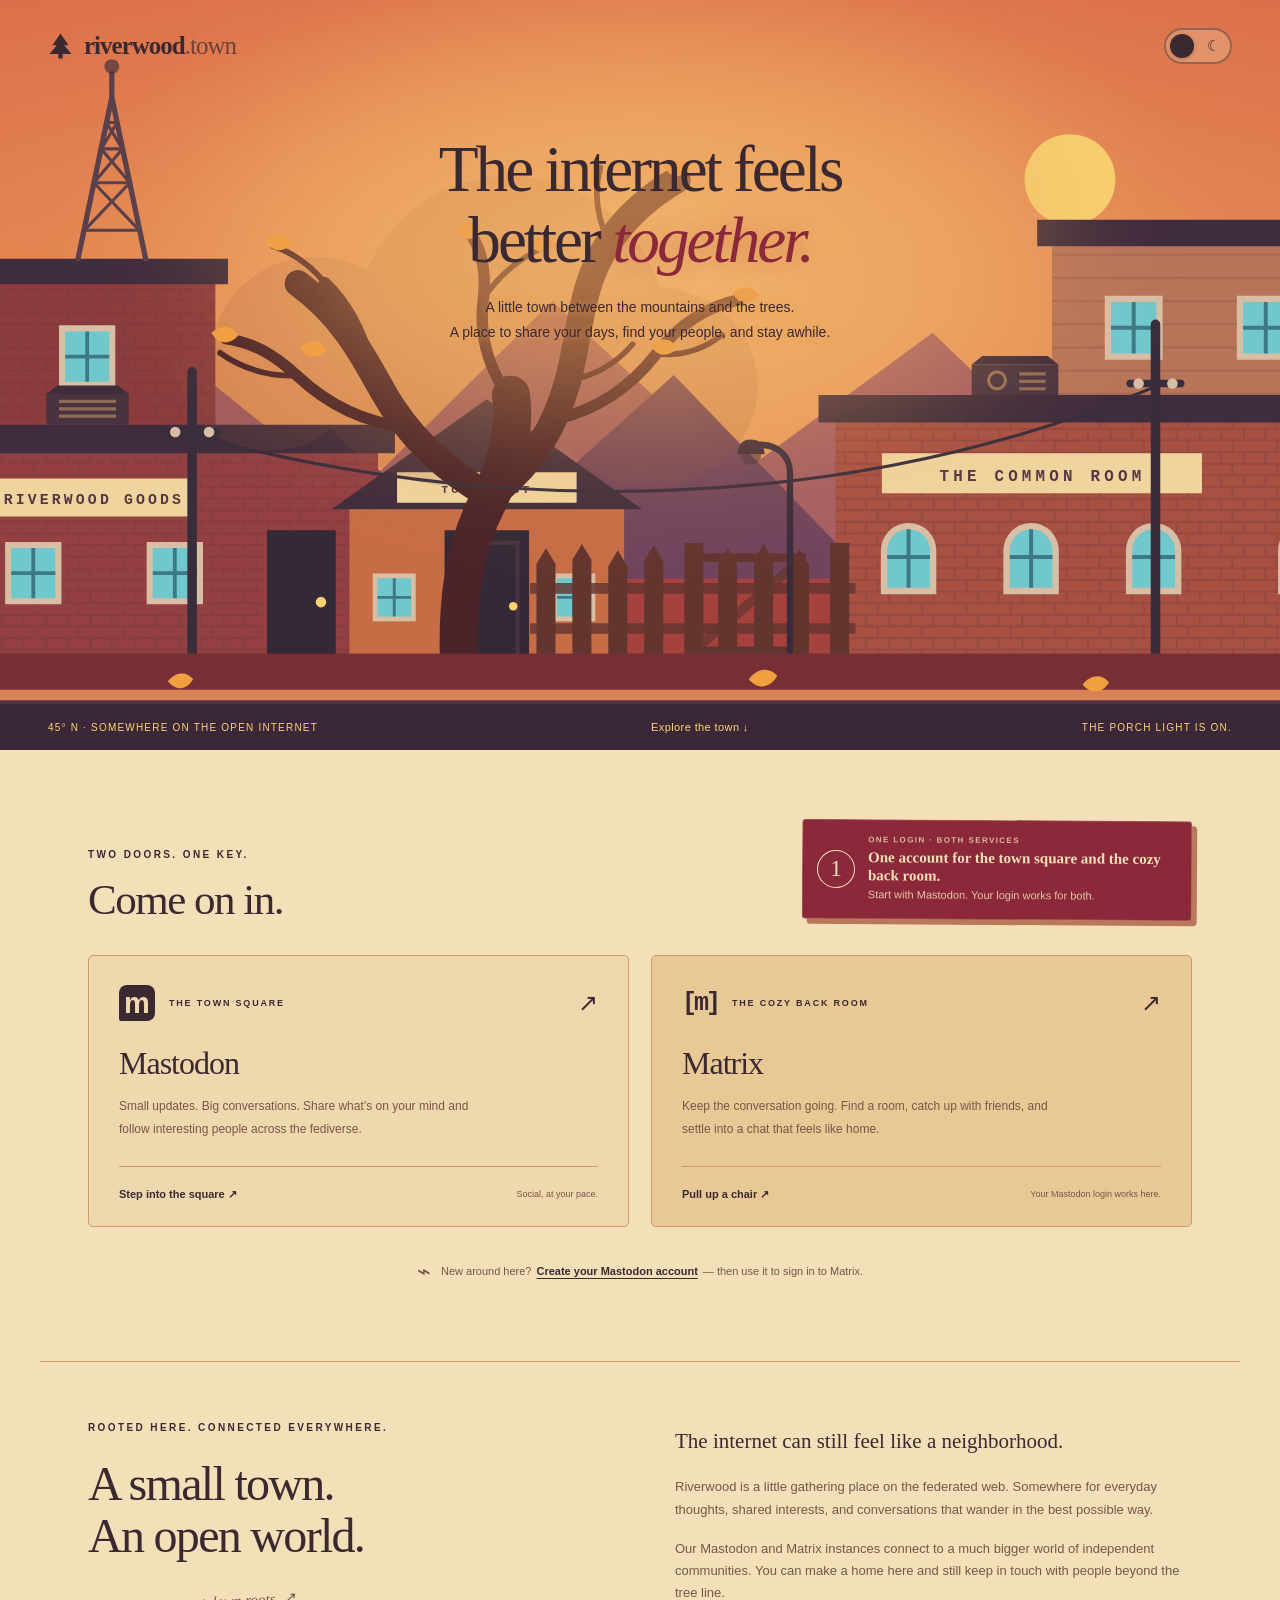
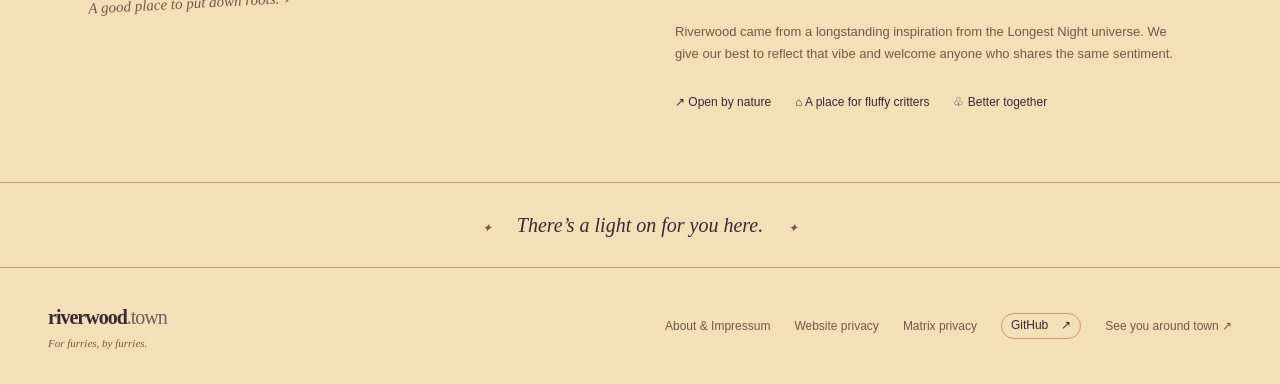
<file: index.html>
<!doctype html>
<html lang="en">
<head>
<meta charset="UTF-8"><meta name="viewport" content="width=device-width, initial-scale=1">
<meta name="description" content="A little town on the open internet. Join Riverwood for federated social conversations on Mastodon and community chat on Matrix. One account, two ways to connect.">
<meta name="theme-color" content="#f3dfb8">
<link rel="canonical" href="https://riverwood.town/">
<link rel="icon" href="favicon.svg" type="image/svg+xml">
<meta property="og:title" content="Riverwood — A little town on the open internet">
<meta property="og:description" content="A small, welcoming corner of the fediverse with Mastodon and Matrix. One account, two ways to connect.">
<meta property="og:type" content="website">
<meta property="og:url" content="https://riverwood.town/">
<meta property="og:site_name" content="Riverwood">
<meta property="og:locale" content="en_US">
<meta property="og:image" content="https://riverwood.town/social-preview.png">
<meta property="og:image:type" content="image/png">
<meta property="og:image:width" content="1200">
<meta property="og:image:height" content="630">
<meta property="og:image:alt" content="Riverwood's warm autumn town beneath the headline: The internet feels better together.">
<meta name="twitter:card" content="summary_large_image">
<meta name="twitter:title" content="Riverwood — A little town on the open internet">
<meta name="twitter:description" content="A small, welcoming corner of the fediverse with Mastodon and Matrix. One account, two ways to connect.">
<meta name="twitter:image" content="https://riverwood.town/social-preview.png">
<meta name="twitter:image:alt" content="Riverwood's warm autumn town beneath the headline: The internet feels better together.">
<title>Riverwood — A little town on the open internet</title>
<script>try{const t=localStorage.getItem('riverwood-theme');if(t==='light'||t==='dark')document.documentElement.dataset.theme=t}catch(e){}</script>
<link rel="stylesheet" href="styles.css">
</head>
<body>
<a class="skip" href="#main">Skip to content</a>
<main id="main">
<section class="hero" aria-labelledby="hero-title">
<div class="hero-bar"><a class="brand" href="#" aria-label="Riverwood home"><svg viewBox="0 0 34 36" aria-hidden="true"><path d="M17 1 6 17h6L2 29h12v6h6v-6h12L22 17h6Z" fill="currentColor"/></svg>riverwood<span>.town</span></a><button class="theme-toggle" type="button" role="switch" aria-checked="false" aria-label="Switch to night mode" title="Switch to night mode"><span class="toggle-thumb" aria-hidden="true"></span></button></div>
<div class="hero-copy"><h1 id="hero-title">The internet feels<br>better <em>together.</em></h1><p>A little town between the mountains and the trees.<br> A place to share your days, find your people, and stay awhile.</p><a class="button primary" href="#services">Make yourself at home <span aria-hidden="true">↗</span></a></div>
<div class="landscape"><svg id="town" viewBox="0 0 1440 710" preserveAspectRatio="xMidYMax slice" role="img" aria-label="A close, layered autumn street with tall buildings, a bare tree, power lines and glowing windows">
<defs>
<linearGradient id="sky" x2="0" y2="1"><stop stop-color="var(--sky-top)"/><stop offset="1" stop-color="var(--sky-bottom)"/></linearGradient>
<radialGradient id="skyGlow" cx="50%" cy="34%" r="70%"><stop stop-color="var(--sky-glow)"/><stop offset=".56" stop-color="var(--sky-bottom)" stop-opacity=".28"/><stop offset="1" stop-color="var(--sky-bottom)" stop-opacity="0"/></radialGradient>
<linearGradient id="lampCone" x1="0" y1="0" x2="0" y2="1"><stop stop-color="var(--window)" stop-opacity=".46"/><stop offset="1" stop-color="var(--window)" stop-opacity="0"/></linearGradient>
<pattern id="brick" width="42" height="22" patternUnits="userSpaceOnUse"><path d="M0 21h42M21 0v10M0 10h42M10 10v11M32 10v11" fill="none" stroke="var(--brick-line)" stroke-width="2"/></pattern>
<pattern id="siding" width="12" height="22" patternUnits="userSpaceOnUse"><path d="M0 21h12" stroke="var(--siding-line)" stroke-width="2"/></pattern>
<g id="square-window"><path d="M0 0h74v82H0Z" fill="var(--window-frame)"/><path d="M8 8h58v66H8Z" fill="var(--window-cyan)"/><path d="M37 8v66M8 41h58" stroke="var(--window-cross)" stroke-width="5"/></g>
<g id="arch-window"><path d="M0 35a35 35 0 0 1 70 0v55H0Z" fill="var(--window-frame)"/><path d="M8 35a27 27 0 0 1 54 0v47H8Z" fill="var(--window-cyan)"/><path d="M35 8v74M8 43h54" stroke="var(--window-cross)" stroke-width="5"/></g>
</defs>

<!-- Layer 1: luminous autumn sky -->
<g class="sky-layer">
<path class="sky-base" fill="url(#sky)" d="M0 0h1440v710H0Z"/>
<path class="sky-light" fill="url(#skyGlow)" d="M0 0h1440v710H0Z" opacity=".82"/>
<circle class="celestial" cx="1127" cy="170" r="43"/>
<g class="stars" fill="var(--star)">
<circle class="star" cx="58" cy="82" r="2"/><circle class="star" cx="104" cy="142" r="2.5"/><circle class="star" cx="196" cy="101" r="1.5"/><circle class="star" cx="272" cy="212" r="2"/><circle class="star" cx="371" cy="76" r="2"/>
<path class="star" d="m915 148 2-6 2 6 6 2-6 2-2 6-2-6-6-2Z"/><circle class="star" cx="1018" cy="105" r="2.5"/><circle class="star" cx="1080" cy="64" r="1.5"/><path class="star" d="m1272 111 3-8 3 8 8 3-8 3-3 8-3-8-8-3Z"/><circle class="star" cx="1321" cy="226" r="2"/><circle class="star" cx="1371" cy="91" r="2.5"/>
</g>
</g>

<!-- Layer 2: cropped rear façades and distant roofs -->
<g class="rear-town-layer">
<path d="M90 604 304 354l145 117 188-186 176 165 184-135 162 155 151-120 130 126v128Z" fill="var(--ridge-light)" opacity=".78"/>
<path d="M210 604 427 405l137 119 188-169 169 175 157-124 186 169 98-76 78 68v37Z" fill="var(--ridge)"/>
<path d="M0 262h318v370H0Z" fill="var(--far-building)"/><path d="M0 262h318v370H0Z" fill="url(#brick)"/><path d="M0 245h330v24H0Z" fill="var(--roof)"/>
<g class="radio-tower" fill="none" stroke="var(--tower)" stroke-linecap="round" stroke-linejoin="round">
<path d="M188 245 220 92l32 153M220 92V70" stroke-width="5"/>
<path d="M194 218h52M203 173h34M210 141h20M215 116h10" stroke-width="3"/>
<path d="M194 218 237 173M246 218 203 173M203 173 230 141M237 173 210 141M210 141 225 116M230 141 215 116" stroke-width="3"/>
<circle class="tower-beacon" cx="220" cy="63" r="7" stroke="none"/>
</g>
<path d="M1110 225h330v407h-330Z" fill="var(--far-building-two)"/><path d="M1110 225h330v407h-330Z" fill="url(#siding)"/><path d="M1096 208h344v25h-344Z" fill="var(--roof)"/>
<g class="chimney"><path d="M1360 155h32v53h-32Z" fill="var(--trim)"/><path d="M1353 148h46v10h-46Z" fill="var(--roof)"/><path d="M1370 139c-8-10 8-15 0-27s8-17 2-28" fill="none" stroke="var(--cloud)" stroke-width="7" stroke-linecap="round" opacity=".38"/></g>
<g transform="translate(45 308) scale(.72)"><use href="#square-window"/></g><g transform="translate(170 308) scale(.72)"><use href="#square-window"/></g>
<g transform="translate(1160 280) scale(.74)"><use href="#square-window"/></g><g transform="translate(1285 280) scale(.74)"><use href="#square-window"/></g>
</g>

<!-- Layer 3: the inhabited street -->
<g class="street-layer">
<path d="M0 548h1440v112H0Z" fill="var(--town-ground)"/>
<path d="M78 420h394v220H78Z" fill="var(--building-one)"/><path d="M78 420h394v220H78Z" fill="url(#brick)"/><path d="M62 402h426v27H62Z" fill="var(--roof)"/>
<g class="roof-unit" transform="translate(158 365)"><path d="M0 8h78v29H0Z" fill="var(--trim)"/><path d="m0 8 10-8h58l10 8Z" fill="var(--roof)"/><path d="M12 15h54M12 22h54M12 29h54" stroke="var(--line)" stroke-width="3" opacity=".55"/></g>
<path d="M112 453h182v36H112Z" fill="var(--sign)"/><text x="203" y="477" text-anchor="middle" fill="var(--sign-ink)" font-family="monospace" font-size="14" font-weight="bold" letter-spacing="3">RIVERWOOD GOODS</text>
<g transform="translate(119 513) scale(.72)"><use href="#square-window"/></g><g transform="translate(253 513) scale(.72)"><use href="#square-window"/></g><path d="M367 502h65v138h-65Z" fill="var(--door)"/><circle cx="418" cy="570" r="5" fill="var(--window)"/>

<path d="M905 391h535v249H905Z" fill="var(--building-three)"/><path d="M905 391h535v249H905Z" fill="url(#brick)"/><path d="M889 374h551v26H889Z" fill="var(--roof)"/>
<g class="roof-unit" transform="translate(1034 337)"><path d="M0 8h82v29H0Z" fill="var(--trim)"/><path d="m0 8 10-8h62l10 8Z" fill="var(--roof)"/><circle cx="24" cy="23" r="8" fill="none" stroke="var(--line)" stroke-width="3" opacity=".6"/><path d="M45 17h25M45 24h25M45 31h25" stroke="var(--line)" stroke-width="3" opacity=".55"/></g>
<path d="M949 429h303v38H949Z" fill="var(--sign)"/><text x="1101" y="455" text-anchor="middle" fill="var(--sign-ink)" font-family="monospace" font-size="15" font-weight="bold" letter-spacing="4">THE COMMON ROOM</text>
<g transform="translate(948 495) scale(.75)"><use href="#arch-window"/></g><g transform="translate(1064 495) scale(.75)"><use href="#arch-window"/></g><g transform="translate(1180 495) scale(.75)"><use href="#arch-window"/></g><g transform="translate(1324 495) scale(.75)"><use href="#arch-window"/></g>

<path d="M445 480h260v160H445Z" fill="var(--building-two)"/><path d="m428 482 147-104 147 104Z" fill="var(--roof)"/><path d="M490 447h170v29H490Z" fill="var(--sign)"/><text x="575" y="467" text-anchor="middle" fill="var(--sign-ink)" font-family="monospace" font-size="11" font-weight="bold" letter-spacing="3">TOWN POST</text><g transform="translate(467 543) scale(.55)"><use href="#square-window"/></g><g transform="translate(637 543) scale(.55)"><use href="#square-window"/></g><path d="M535 502h80v138h-80Z" fill="var(--door)"/><path d="M546 514h58v111h-58Z" fill="none" stroke="var(--trim)" stroke-width="4"/><circle cx="600" cy="574" r="4" fill="var(--window)"/>
<g class="fence" fill="var(--fence)">
<path d="M616 552h308v10H616Zm0 38h308v10H616Z" opacity=".82"/>
<path d="M622 640v-106l9-15 9 15v106Zm34 0v-110l9-15 9 15v110Zm34 0v-104l9-15 9 15v104Zm34 0v-109l9-15 9 15v109Zm38 0v-126h18v126Zm32 0v-106l9-15 9 15v106Zm34 0v-110l9-15 9 15v110Zm34 0v-105l9-15 9 15v105Zm38 0v-126h18v126Z"/>
<path d="M767 524h110v8H767Zm0 88h110v8H767Z"/>
<path d="M773 608 866 529l6 7-93 79Z" opacity=".72"/>
</g>

<g class="tree-composition" transform="translate(56 64) scale(.9)">
<g class="tree-canopy" fill="var(--tree-canopy)"><path d="M287 304c0-58 49-105 109-105 19 0 38 5 54 14 27-60 84-99 151-99 74 0 137 49 157 117 58 2 104 47 104 103 0 59-50 107-112 107-38 0-72-18-92-46-30 28-70 45-115 45-53 0-100-24-130-60-17 14-40 23-65 23-56 0-101-44-101-99Z"/></g>
<g class="tree" fill="none" stroke="var(--tree)" stroke-linecap="round" stroke-linejoin="round">
<path d="M548 640c-4-72 3-132 30-184 20-39 29-76 24-112" stroke-width="40"/>
<path d="M580 451c-48-27-88-66-113-111-23-42-43-79-89-113M580 452c45-34 69-75 82-123 14-52 12-99 43-145 18-27 41-48 72-66" stroke-width="28"/>
<path d="M491 378c-44-5-82-24-114-54-25-23-47-35-75-39M454 314c-9-37-25-66-48-88M602 349c-24-32-34-67-29-106 3-26 0-47-12-66M649 370c43-10 79-34 106-69 24-31 52-50 88-57" stroke-width="12"/>
<path d="M377 324c-31 1-57-7-81-24M406 226c-15-18-32-31-54-38M573 243c15-23 35-40 59-52M662 329c27-4 50-17 68-38M755 301c26 3 49-4 69-20M705 184c-13-27-16-53-9-79" stroke-width="6"/>
</g>
<g class="tree-leaves" fill="var(--leaf)"><path d="M287 279c10-9 22-8 28 3-9 10-21 10-28-3Zm57-97c10-9 22-8 28 3-9 10-21 10-28-3Zm36 112c10-9 22-8 28 3-9 10-21 10-28-3Zm164-124c10-9 22-8 28 3-9 10-21 10-28-3Zm77 14c10-9 22-8 28 3-9 10-21 10-28-3Zm142-80c10-9 22-8 28 3-9 10-21 10-28-3Zm-14 188c10-9 22-8 28 3-9 10-21 10-28-3Zm86-55c10-9 22-8 28 3-9 10-21 10-28-3Z"/></g>
</g>

<g class="power-lines" fill="none" stroke="var(--wire)" stroke-linecap="round">
<path d="M296 352v288M1208 307v333" stroke-width="9"/>
<path d="M296 412C585 490 916 488 1208 366" stroke-width="3"/>
<path d="M272 409h48M1184 363h48" stroke-width="7"/>
<g fill="var(--window-frame)" stroke="none"><circle cx="280" cy="409" r="5"/><circle cx="312" cy="409" r="5"/><circle cx="1192" cy="363" r="5"/><circle cx="1224" cy="363" r="5"/></g>
</g>
<g class="street-lamp">
<path class="lamp-cone" d="M817 438h16l32 128h-80Z" fill="url(#lampCone)"/>
<circle class="lamp-glow" cx="825" cy="434" r="12" fill="var(--window)"/>
<path d="M862 640V448c0-17-12-27-29-27h-8" fill="none" stroke="var(--wire)" stroke-width="6" stroke-linecap="round"/>
<path d="M825 416c8 0 12 4 13 14h-26c1-10 5-14 13-14Z" fill="var(--roof)"/>
<path class="lamp-bulb" d="M815 430h20c-1 7-5 10-10 10s-9-3-10-10Z"/>
</g>
<g class="falling-leaves" fill="var(--leaf)"><path class="fall-leaf leaf-one" d="M148 258c8-11 20-13 28-4-7 12-18 15-28 4Z"/><path class="fall-leaf leaf-two" d="M402 292c7-10 19-12 26-3-6 11-17 14-26 3Z"/><path class="fall-leaf leaf-three" d="M690 244c9-11 21-12 29-2-8 12-20 14-29 2Z"/><path class="fall-leaf leaf-four" d="M910 280c8-10 20-11 27-2-7 11-18 13-27 2Z"/><path class="fall-leaf leaf-five" d="M1188 250c8-11 21-13 29-3-7 12-19 15-29 3Z"/><path class="fall-leaf leaf-six" d="M1350 310c7-10 19-12 26-3-6 11-17 14-26 3Z"/></g>
</g>

<!-- Layer 4: level sidewalk and road -->
<g class="foreground-layer">
<path d="M0 619h1440v91H0Z" fill="var(--street)"/>
<path d="M0 619h1440v39H0Z" fill="var(--foreground-accent)"/>
<path d="M0 658h1440" stroke="var(--curb)" stroke-width="10"/>
<g class="ground-leaves" fill="var(--leaf)"><path d="M48 638c8-10 19-11 26-2-7 10-17 13-26 2Zm225 7c7-9 18-10 24-2-6 10-16 12-24 2Zm550-2c8-11 20-12 27-3-7 11-18 14-27 3Zm316 5c7-9 18-11 25-2-6 10-17 12-25 2Zm210-9c8-10 20-12 27-3-7 11-18 14-27 3Z"/></g>
</g>
</svg></div>
<div class="scene-caption"><span>45° N · SOMEWHERE ON THE OPEN INTERNET</span><a href="#services">Explore the town ↓</a><span class="time-caption">THE PORCH LIGHT IS ON.</span></div>
</section>
<section class="services section" id="services" aria-labelledby="services-title"><div class="section-heading"><div><div class="eyebrow">TWO DOORS. ONE KEY.</div><h2 id="services-title">Come on in.</h2></div><aside class="account-callout" aria-label="One account for both services"><span class="account-callout-key" aria-hidden="true">1</span><p><span class="account-callout-label">ONE LOGIN · BOTH SERVICES</span><strong>One account for the town square and the cozy back room.</strong><span>Start with Mastodon. Your login works for both.</span></p></aside></div><div class="service-grid">
<a class="service-card mastodon" data-service="mastodon" href="https://social.riverwood.town"><div class="card-top"><span class="service-icon" aria-hidden="true">m</span><span class="card-label">THE TOWN SQUARE</span><span class="card-arrow" aria-hidden="true">↗</span></div><h3>Mastodon</h3><p>Small updates. Big conversations. Share what’s on your mind and follow interesting people across the fediverse.</p><div class="card-bottom"><span>Step into the square <span aria-hidden="true">↗</span></span><span>Social, at your pace.</span></div></a>
<a class="service-card matrix" data-service="matrix" href="https://chat.riverwood.town"><div class="card-top"><span class="service-icon matrix-icon" aria-hidden="true">[m]</span><span class="card-label">THE COZY BACK ROOM</span><span class="card-arrow" aria-hidden="true">↗</span></div><h3>Matrix</h3><p>Keep the conversation going. Find a room, catch up with friends, and settle into a chat that feels like home.</p><div class="card-bottom"><span>Pull up a chair <span aria-hidden="true">↗</span></span><span>Your Mastodon login works here.</span></div></a>
</div><div class="account-note"><span aria-hidden="true">⌁</span> New around here? <a data-service="signup" href="https://social.riverwood.town/auth/sign_up">Create your Mastodon account</a><span>— then use it to sign in to Matrix.</span></div></section>
<section class="about section" id="about" aria-labelledby="about-title"><div class="about-title"><div class="eyebrow">ROOTED HERE. CONNECTED EVERYWHERE.</div><h2 id="about-title">A small town.<br>An open world.</h2><span class="handwritten">A good place to put down roots. ↗</span></div><div class="about-copy"><p class="lead">The internet can still feel like a neighborhood.</p><p>Riverwood is a little gathering place on the federated web. Somewhere for everyday thoughts, shared interests, and conversations that wander in the best possible way.</p><p>Our Mastodon and Matrix instances connect to a much bigger world of independent communities. You can make a home here and still keep in touch with people beyond the tree line.</p><p>Riverwood came from a longstanding inspiration from the Longest Night universe. We give our best to reflect that vibe and welcome anyone who shares the same sentiment.</p><div class="values"><span>↗ Open by nature</span><span>⌂ A place for fluffy critters</span><span>♧ Better together</span></div></div></section>
<div class="closing"><span aria-hidden="true">✦</span> There’s a light on for you here. <span aria-hidden="true">✦</span></div>
</main><footer><div class="footer-identity"><a class="brand" href="#" aria-label="Riverwood home">riverwood<span>.town</span></a><p>For furries, by furries.</p></div><nav class="footer-links" aria-label="Information, legal, and project links"><a href="about.html">About &amp; Impressum</a><a href="privacy.html">Website privacy</a><a href="matrix-privacy.html">Matrix privacy</a><a class="footer-github" href="https://github.com/Vibeshibe/riverwood#ai-assisted-development-disclosure" rel="external">GitHub<span aria-hidden="true">↗</span></a><a href="#services">See you around town ↗</a></nav></footer>
<script src="script.js"></script>
</body></html>
</file>
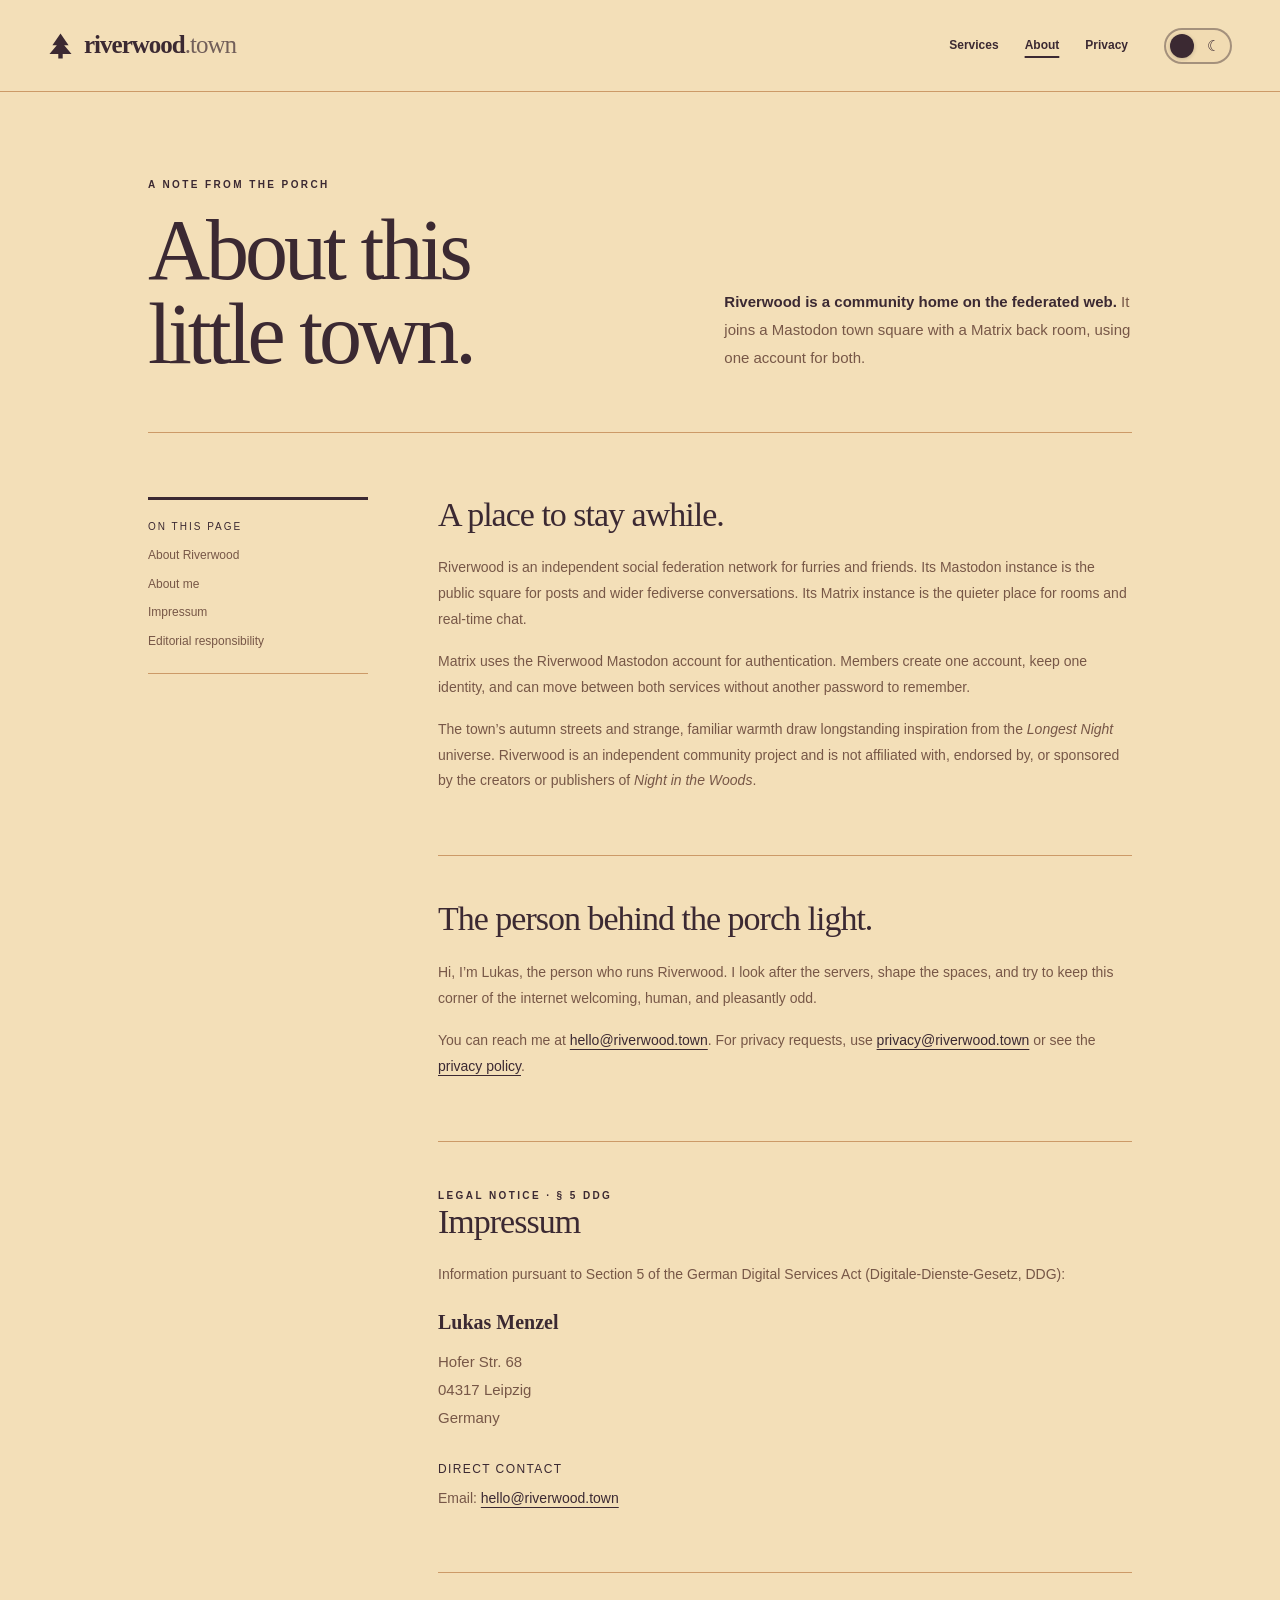
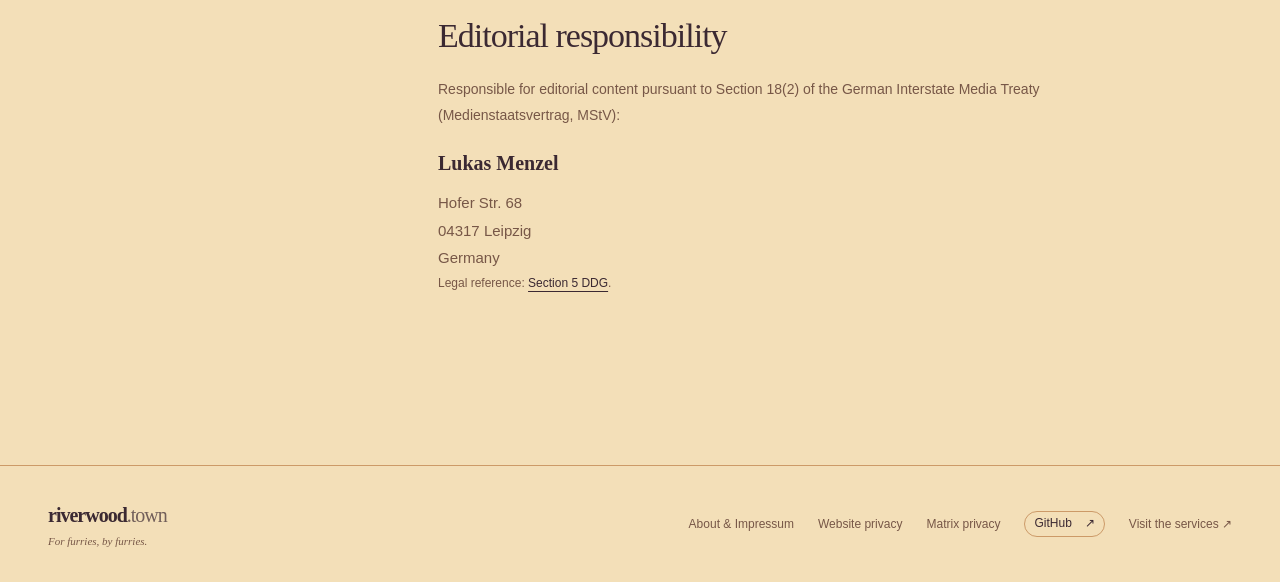
<file: about.html>
<!doctype html>
<html lang="en">
<head>
<meta charset="UTF-8"><meta name="viewport" content="width=device-width, initial-scale=1">
<meta name="description" content="Meet the person behind Riverwood and find Riverwood's legal notice and contact details.">
<meta name="theme-color" content="#f3dfb8">
<link rel="canonical" href="https://riverwood.town/about.html">
<link rel="icon" href="favicon.svg" type="image/svg+xml">
<meta property="og:title" content="About Riverwood">
<meta property="og:description" content="The story and person behind Riverwood, a small town on the open internet.">
<meta property="og:type" content="website">
<meta property="og:url" content="https://riverwood.town/about.html">
<meta property="og:site_name" content="Riverwood">
<title>About &amp; Impressum — Riverwood</title>
<script>try{const t=localStorage.getItem('riverwood-theme');if(t==='light'||t==='dark')document.documentElement.dataset.theme=t}catch(e){}</script>
<link rel="stylesheet" href="styles.css"><link rel="stylesheet" href="subpage.css">
</head>
<body class="subpage-body">
<a class="skip" href="#main">Skip to content</a>
<header class="subpage-header"><a class="brand" href="index.html" aria-label="Riverwood home"><svg viewBox="0 0 34 36" aria-hidden="true"><path d="M17 1 6 17h6L2 29h12v6h6v-6h12L22 17h6Z" fill="currentColor"/></svg>riverwood<span>.town</span></a><nav class="subpage-nav" aria-label="Primary"><a href="index.html#services">Services</a><a href="about.html" aria-current="page">About</a><a href="privacy.html">Privacy</a></nav><button class="theme-toggle" type="button" role="switch" aria-checked="false" aria-label="Switch to night mode" title="Switch to night mode"><span class="toggle-thumb" aria-hidden="true"></span></button></header>
<main class="page-main" id="main">
<header class="page-intro"><div><div class="eyebrow">A NOTE FROM THE PORCH</div><h1>About this<br>little town.</h1></div><p class="page-intro-copy"><strong>Riverwood is a community home on the federated web.</strong> It joins a Mastodon town square with a Matrix back room, using one account for both.</p></header>
<div class="content-grid">
<aside class="page-toc"><h2>On this page</h2><nav aria-label="On this page"><a href="#about-riverwood">About Riverwood</a><a href="#about-me">About me</a><a href="#impressum">Impressum</a><a href="#editorial">Editorial responsibility</a></nav></aside>
<div class="prose">
<section id="about-riverwood"><h2>A place to stay awhile.</h2><p>Riverwood is an independent social federation network for furries and friends. Its Mastodon instance is the public square for posts and wider fediverse conversations. Its Matrix instance is the quieter place for rooms and real-time chat.</p><p>Matrix uses the Riverwood Mastodon account for authentication. Members create one account, keep one identity, and can move between both services without another password to remember.</p><p>The town’s autumn streets and strange, familiar warmth draw longstanding inspiration from the <em>Longest Night</em> universe. Riverwood is an independent community project and is not affiliated with, endorsed by, or sponsored by the creators or publishers of <em>Night in the Woods</em>.</p></section>
<section id="about-me"><h2>The person behind the porch light.</h2><p>Hi, I’m Lukas, the person who runs Riverwood. I look after the servers, shape the spaces, and try to keep this corner of the internet welcoming, human, and pleasantly odd.</p><p>You can reach me at <a href="mailto:hello@riverwood.town">hello@riverwood.town</a>. For privacy requests, use <a href="mailto:privacy@riverwood.town">privacy@riverwood.town</a> or see the <a href="privacy.html">privacy policy</a>.</p></section>
<section id="impressum"><div class="eyebrow">LEGAL NOTICE · § 5 DDG</div><h2>Impressum</h2><p>Information pursuant to Section 5 of the German Digital Services Act (Digitale-Dienste-Gesetz, DDG):</p><address class="legal-address"><strong>Lukas Menzel</strong>Hofer Str. 68<br>04317 Leipzig<br>Germany</address><h3>Direct contact</h3><p>Email: <a href="mailto:hello@riverwood.town">hello@riverwood.town</a></p></section>
<section id="editorial"><h2>Editorial responsibility</h2><p>Responsible for editorial content pursuant to Section 18(2) of the German Interstate Media Treaty (Medienstaatsvertrag, MStV):</p><address class="legal-address"><strong>Lukas Menzel</strong>Hofer Str. 68<br>04317 Leipzig<br>Germany</address><p class="legal-sources">Legal reference: <a href="https://www.gesetze-im-internet.de/ddg/__5.html" rel="external">Section 5 DDG</a>.</p></section>
</div></div>
</main>
<footer class="subpage-footer"><div class="footer-identity"><a class="brand" href="index.html" aria-label="Riverwood home">riverwood<span>.town</span></a><p>For furries, by furries.</p></div><nav class="footer-links" aria-label="Information, legal, and project links"><a href="about.html" aria-current="page">About &amp; Impressum</a><a href="privacy.html">Website privacy</a><a href="matrix-privacy.html">Matrix privacy</a><a class="footer-github" href="https://github.com/Vibeshibe/riverwood#ai-assisted-development-disclosure" rel="external">GitHub<span aria-hidden="true">↗</span></a><a href="index.html#services">Visit the services ↗</a></nav></footer>
<script src="script.js"></script>
</body></html>
</file>
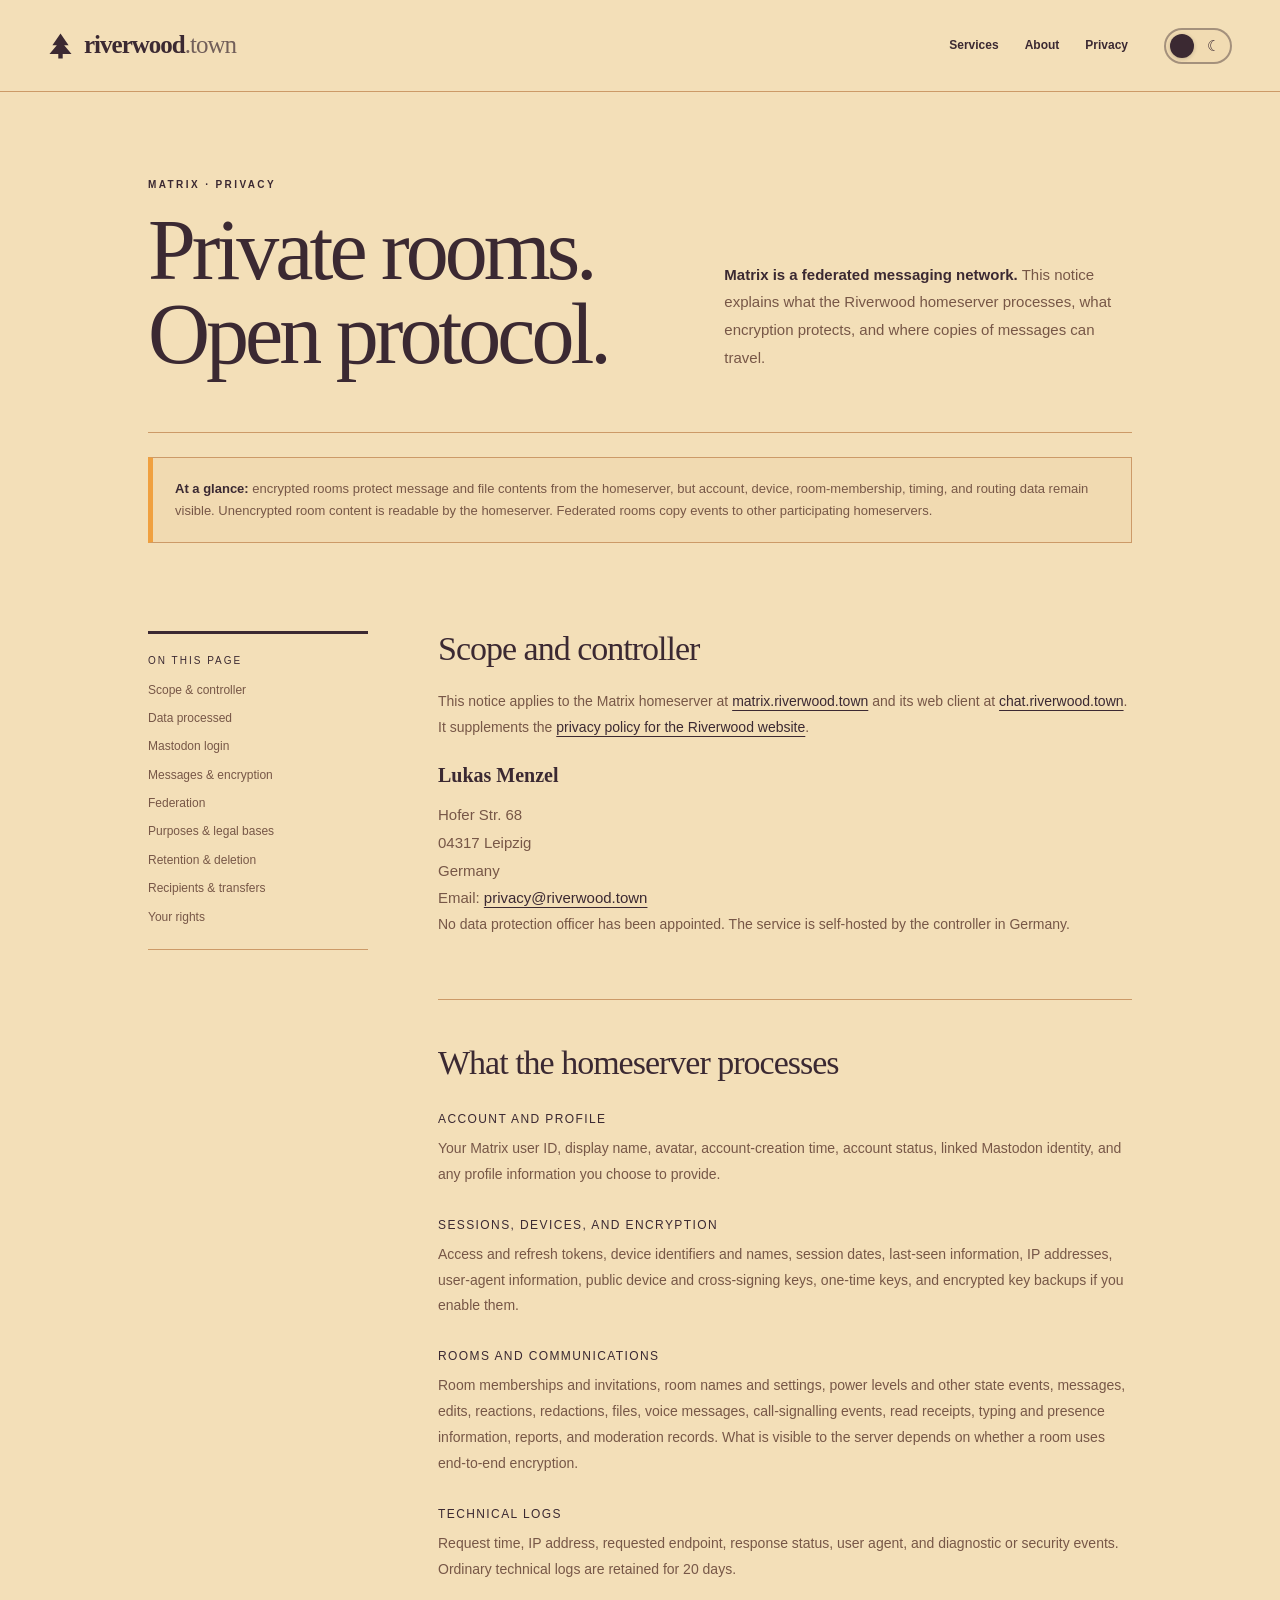
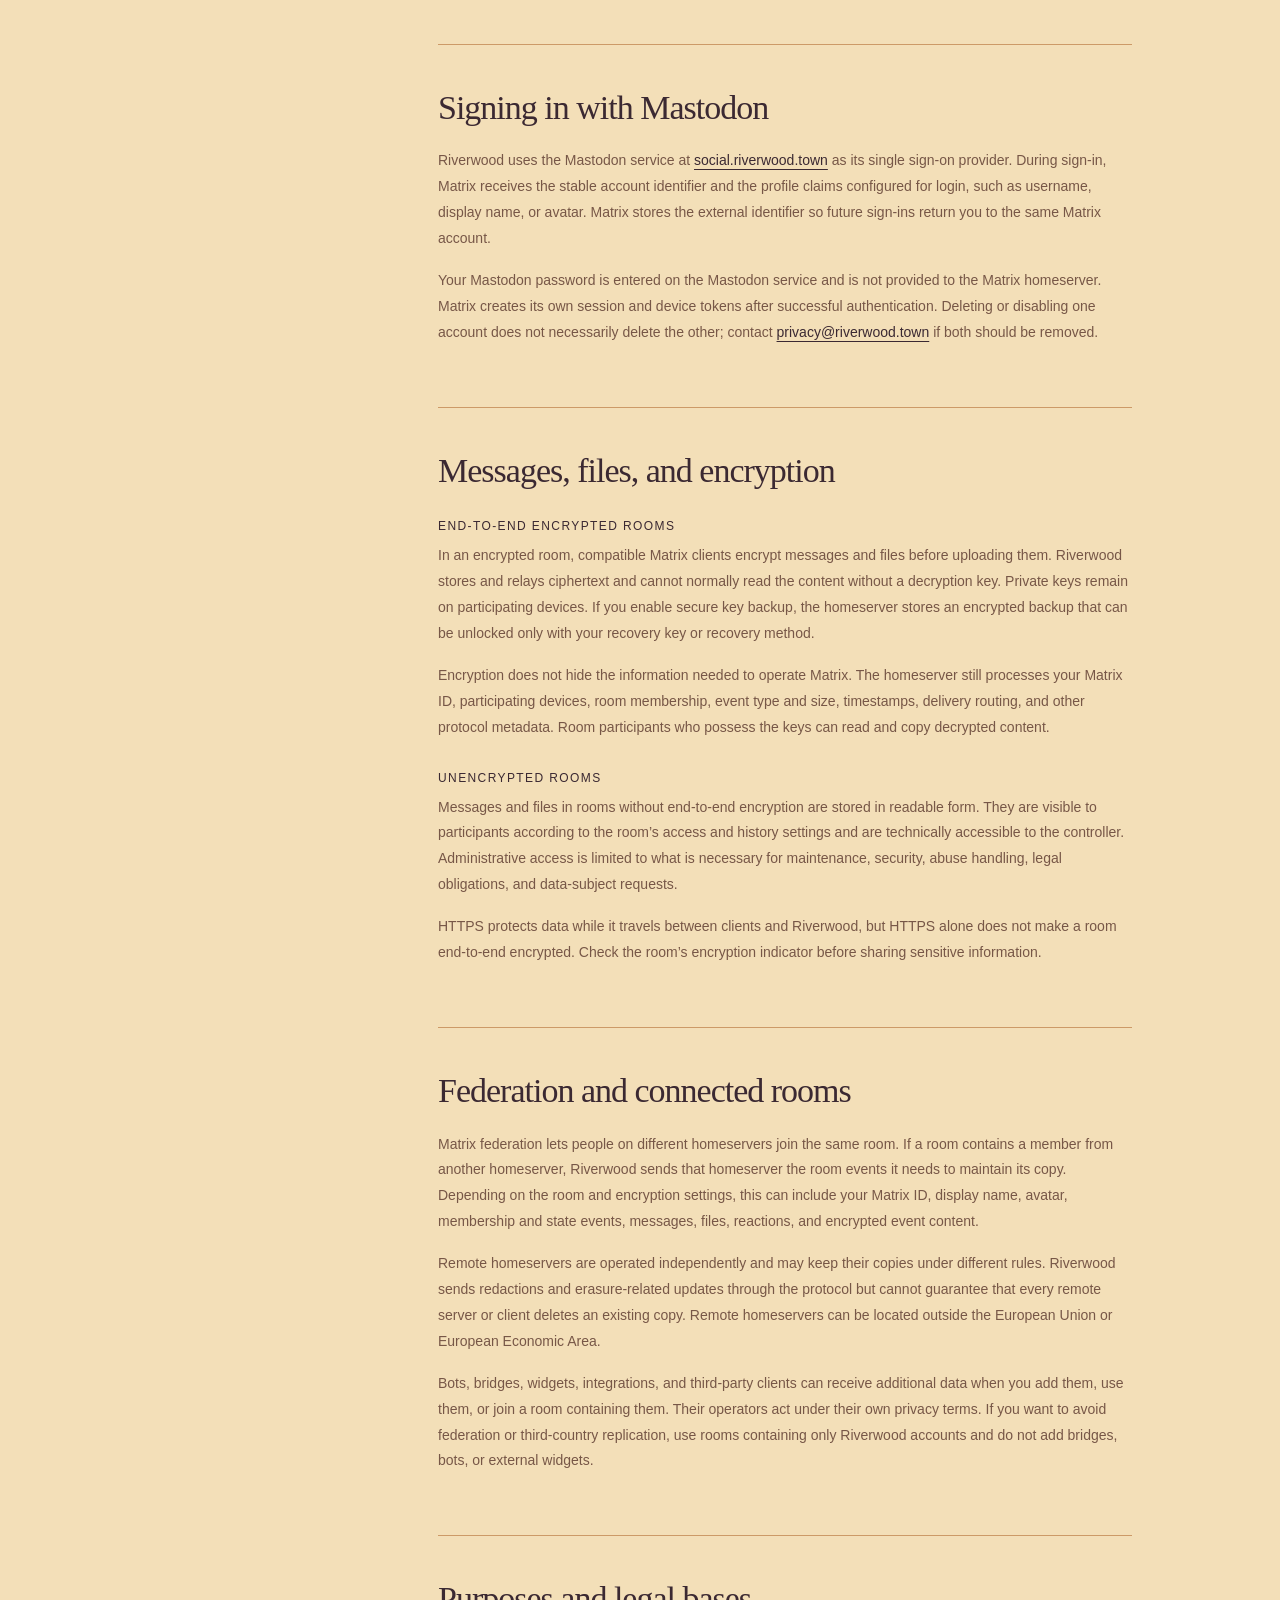
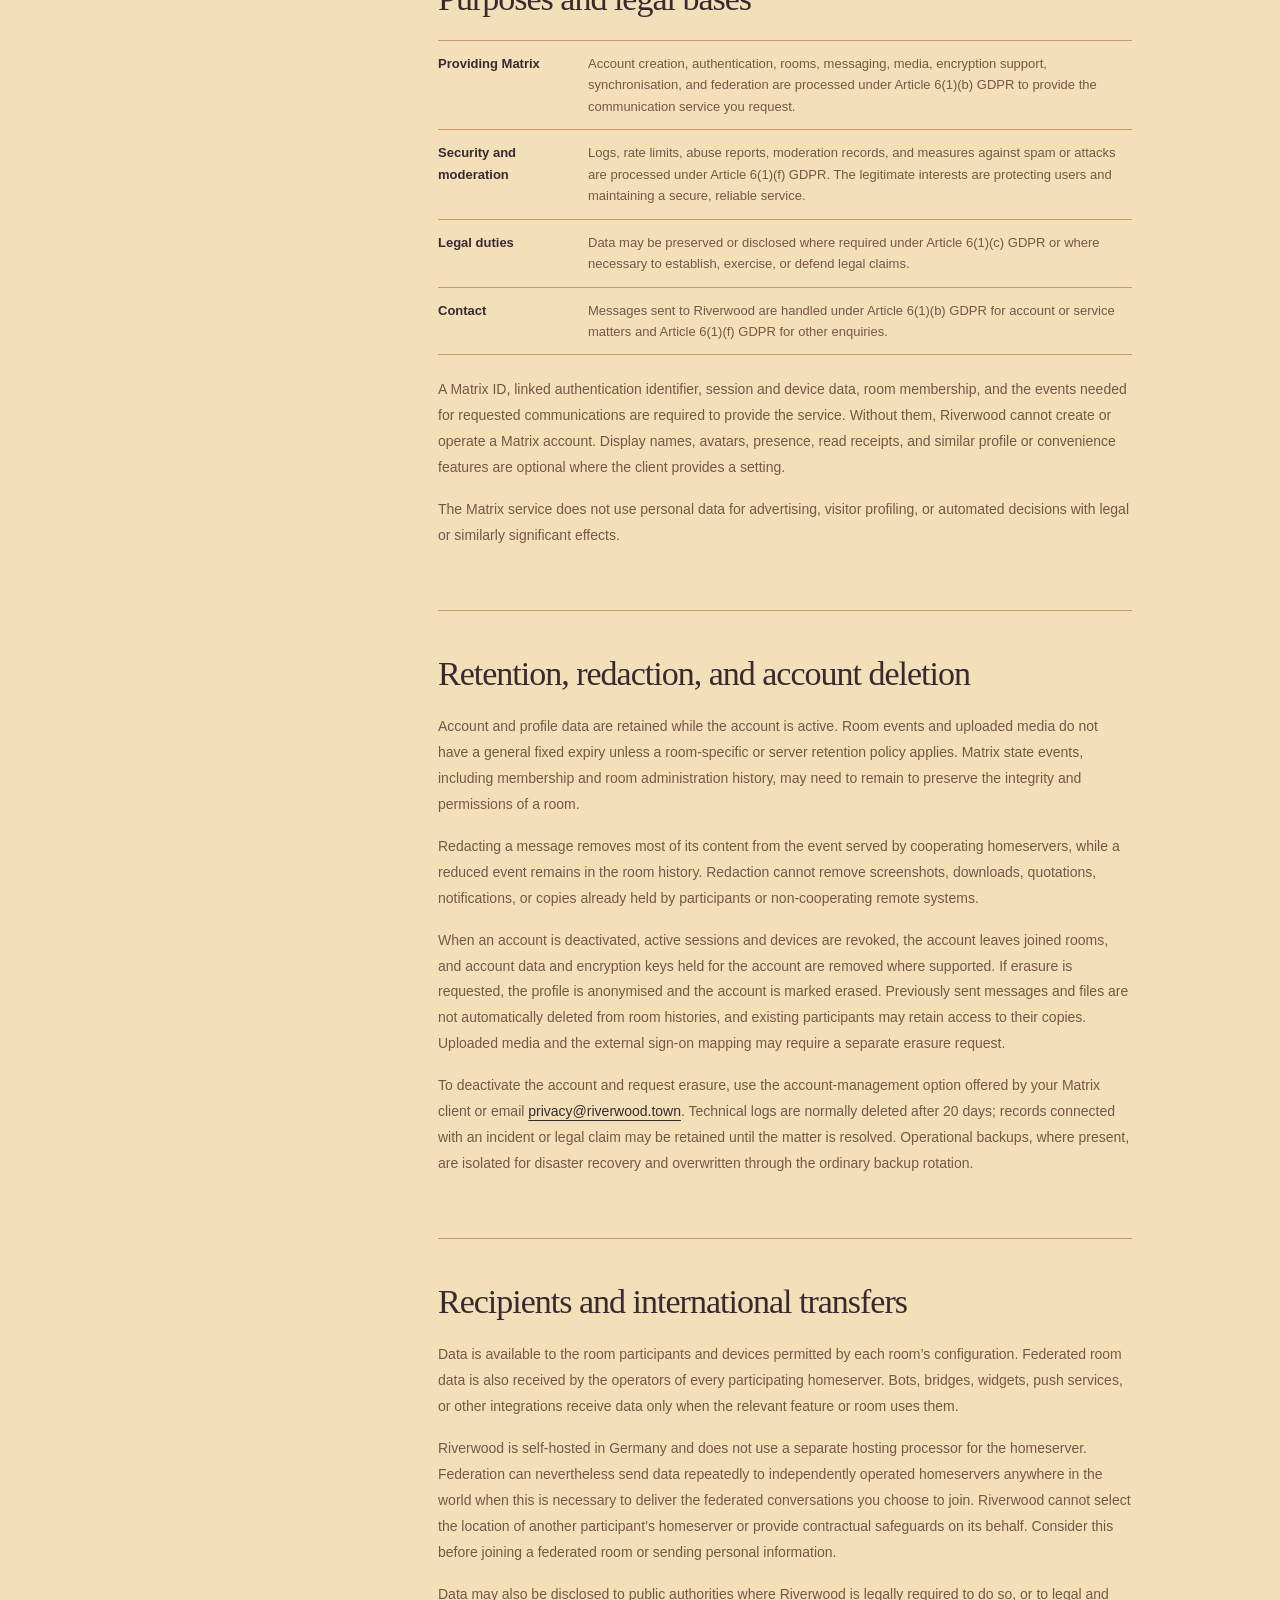
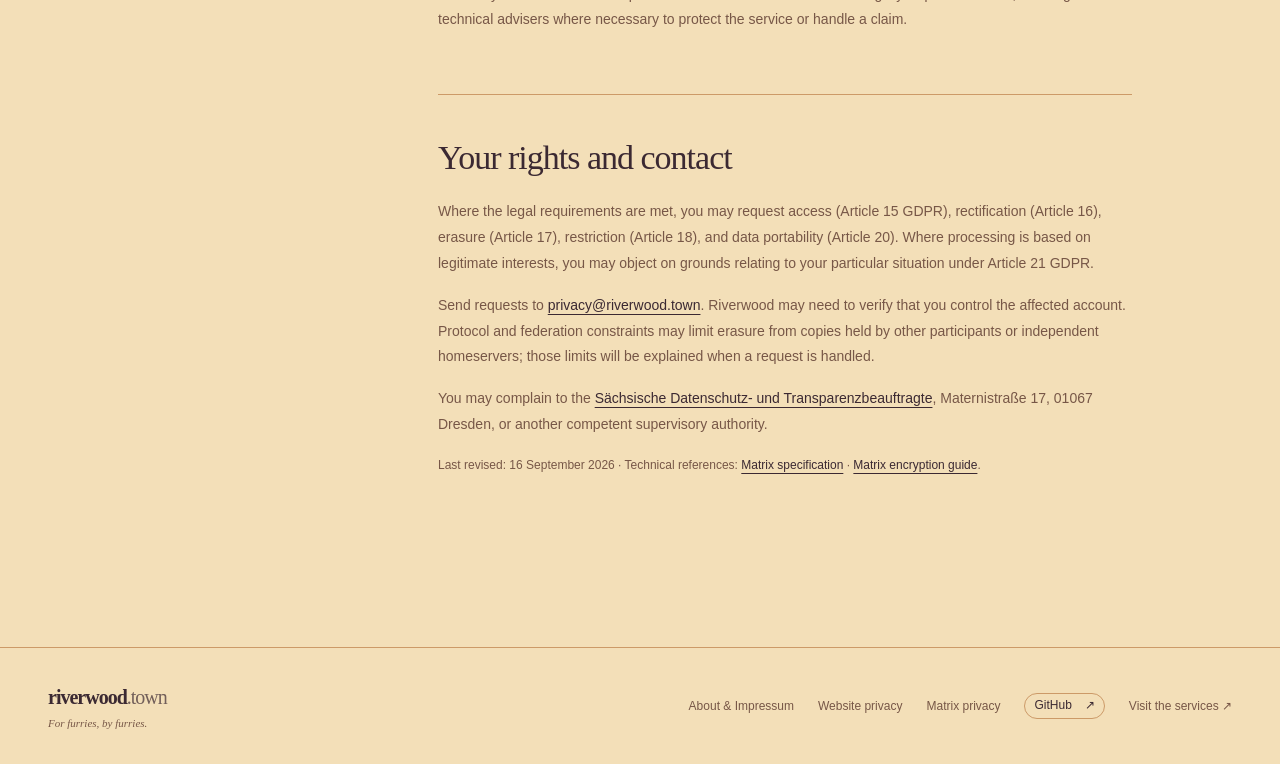
<file: matrix-privacy.html>
<!doctype html>
<html lang="en">
<head>
<meta charset="UTF-8"><meta name="viewport" content="width=device-width, initial-scale=1">
<meta name="description" content="Privacy information for the Riverwood Matrix homeserver, including messages, encryption, federation, devices, and account deletion.">
<meta name="theme-color" content="#f3dfb8">
<link rel="canonical" href="https://riverwood.town/matrix-privacy.html">
<link rel="icon" href="favicon.svg" type="image/svg+xml">
<meta property="og:title" content="Matrix Privacy — Riverwood">
<meta property="og:description" content="How Riverwood Matrix handles accounts, messages, encryption, federation, and deletion.">
<meta property="og:type" content="website">
<meta property="og:url" content="https://riverwood.town/matrix-privacy.html">
<meta property="og:site_name" content="Riverwood">
<title>Matrix Privacy — Riverwood</title>
<script>try{const t=localStorage.getItem('riverwood-theme');if(t==='light'||t==='dark')document.documentElement.dataset.theme=t}catch(e){}</script>
<link rel="stylesheet" href="styles.css"><link rel="stylesheet" href="subpage.css">
</head>
<body class="subpage-body">
<a class="skip" href="#main">Skip to content</a>
<header class="subpage-header"><a class="brand" href="index.html" aria-label="Riverwood home"><svg viewBox="0 0 34 36" aria-hidden="true"><path d="M17 1 6 17h6L2 29h12v6h6v-6h12L22 17h6Z" fill="currentColor"/></svg>riverwood<span>.town</span></a><nav class="subpage-nav" aria-label="Primary"><a href="index.html#services">Services</a><a href="about.html">About</a><a href="privacy.html">Privacy</a></nav><button class="theme-toggle" type="button" role="switch" aria-checked="false" aria-label="Switch to night mode" title="Switch to night mode"><span class="toggle-thumb" aria-hidden="true"></span></button></header>
<main class="page-main" id="main">
<header class="page-intro"><div><div class="eyebrow">MATRIX · PRIVACY</div><h1>Private rooms.<br>Open protocol.</h1></div><p class="page-intro-copy"><strong>Matrix is a federated messaging network.</strong> This notice explains what the Riverwood homeserver processes, what encryption protects, and where copies of messages can travel.</p></header>
<div class="info-notice" role="note"><strong>At a glance:</strong> encrypted rooms protect message and file contents from the homeserver, but account, device, room-membership, timing, and routing data remain visible. Unencrypted room content is readable by the homeserver. Federated rooms copy events to other participating homeservers.</div>
<div class="content-grid">
<aside class="page-toc"><h2>On this page</h2><nav aria-label="On this page"><a href="#scope">Scope &amp; controller</a><a href="#data">Data processed</a><a href="#authentication">Mastodon login</a><a href="#messages">Messages &amp; encryption</a><a href="#federation">Federation</a><a href="#legal-bases">Purposes &amp; legal bases</a><a href="#retention">Retention &amp; deletion</a><a href="#recipients">Recipients &amp; transfers</a><a href="#rights">Your rights</a></nav></aside>
<div class="prose">
<section id="scope"><h2>Scope and controller</h2><p>This notice applies to the Matrix homeserver at <a href="https://matrix.riverwood.town" rel="external">matrix.riverwood.town</a> and its web client at <a href="https://chat.riverwood.town" rel="external">chat.riverwood.town</a>. It supplements the <a href="privacy.html">privacy policy for the Riverwood website</a>.</p><address class="legal-address"><strong>Lukas Menzel</strong>Hofer Str. 68<br>04317 Leipzig<br>Germany<br>Email: <a href="mailto:privacy@riverwood.town">privacy@riverwood.town</a></address><p>No data protection officer has been appointed. The service is self-hosted by the controller in Germany.</p></section>
<section id="data"><h2>What the homeserver processes</h2><h3>Account and profile</h3><p>Your Matrix user ID, display name, avatar, account-creation time, account status, linked Mastodon identity, and any profile information you choose to provide.</p><h3>Sessions, devices, and encryption</h3><p>Access and refresh tokens, device identifiers and names, session dates, last-seen information, IP addresses, user-agent information, public device and cross-signing keys, one-time keys, and encrypted key backups if you enable them.</p><h3>Rooms and communications</h3><p>Room memberships and invitations, room names and settings, power levels and other state events, messages, edits, reactions, redactions, files, voice messages, call-signalling events, read receipts, typing and presence information, reports, and moderation records. What is visible to the server depends on whether a room uses end-to-end encryption.</p><h3>Technical logs</h3><p>Request time, IP address, requested endpoint, response status, user agent, and diagnostic or security events. Ordinary technical logs are retained for 20 days.</p></section>
<section id="authentication"><h2>Signing in with Mastodon</h2><p>Riverwood uses the Mastodon service at <a href="https://social.riverwood.town" rel="external">social.riverwood.town</a> as its single sign-on provider. During sign-in, Matrix receives the stable account identifier and the profile claims configured for login, such as username, display name, or avatar. Matrix stores the external identifier so future sign-ins return you to the same Matrix account.</p><p>Your Mastodon password is entered on the Mastodon service and is not provided to the Matrix homeserver. Matrix creates its own session and device tokens after successful authentication. Deleting or disabling one account does not necessarily delete the other; contact <a href="mailto:privacy@riverwood.town">privacy@riverwood.town</a> if both should be removed.</p></section>
<section id="messages"><h2>Messages, files, and encryption</h2><h3>End-to-end encrypted rooms</h3><p>In an encrypted room, compatible Matrix clients encrypt messages and files before uploading them. Riverwood stores and relays ciphertext and cannot normally read the content without a decryption key. Private keys remain on participating devices. If you enable secure key backup, the homeserver stores an encrypted backup that can be unlocked only with your recovery key or recovery method.</p><p>Encryption does not hide the information needed to operate Matrix. The homeserver still processes your Matrix ID, participating devices, room membership, event type and size, timestamps, delivery routing, and other protocol metadata. Room participants who possess the keys can read and copy decrypted content.</p><h3>Unencrypted rooms</h3><p>Messages and files in rooms without end-to-end encryption are stored in readable form. They are visible to participants according to the room’s access and history settings and are technically accessible to the controller. Administrative access is limited to what is necessary for maintenance, security, abuse handling, legal obligations, and data-subject requests.</p><p>HTTPS protects data while it travels between clients and Riverwood, but HTTPS alone does not make a room end-to-end encrypted. Check the room’s encryption indicator before sharing sensitive information.</p></section>
<section id="federation"><h2>Federation and connected rooms</h2><p>Matrix federation lets people on different homeservers join the same room. If a room contains a member from another homeserver, Riverwood sends that homeserver the room events it needs to maintain its copy. Depending on the room and encryption settings, this can include your Matrix ID, display name, avatar, membership and state events, messages, files, reactions, and encrypted event content.</p><p>Remote homeservers are operated independently and may keep their copies under different rules. Riverwood sends redactions and erasure-related updates through the protocol but cannot guarantee that every remote server or client deletes an existing copy. Remote homeservers can be located outside the European Union or European Economic Area.</p><p>Bots, bridges, widgets, integrations, and third-party clients can receive additional data when you add them, use them, or join a room containing them. Their operators act under their own privacy terms. If you want to avoid federation or third-country replication, use rooms containing only Riverwood accounts and do not add bridges, bots, or external widgets.</p></section>
<section id="legal-bases"><h2>Purposes and legal bases</h2><dl class="fact-list"><dt>Providing Matrix</dt><dd>Account creation, authentication, rooms, messaging, media, encryption support, synchronisation, and federation are processed under Article 6(1)(b) GDPR to provide the communication service you request.</dd><dt>Security and moderation</dt><dd>Logs, rate limits, abuse reports, moderation records, and measures against spam or attacks are processed under Article 6(1)(f) GDPR. The legitimate interests are protecting users and maintaining a secure, reliable service.</dd><dt>Legal duties</dt><dd>Data may be preserved or disclosed where required under Article 6(1)(c) GDPR or where necessary to establish, exercise, or defend legal claims.</dd><dt>Contact</dt><dd>Messages sent to Riverwood are handled under Article 6(1)(b) GDPR for account or service matters and Article 6(1)(f) GDPR for other enquiries.</dd></dl><p>A Matrix ID, linked authentication identifier, session and device data, room membership, and the events needed for requested communications are required to provide the service. Without them, Riverwood cannot create or operate a Matrix account. Display names, avatars, presence, read receipts, and similar profile or convenience features are optional where the client provides a setting.</p><p>The Matrix service does not use personal data for advertising, visitor profiling, or automated decisions with legal or similarly significant effects.</p></section>
<section id="retention"><h2>Retention, redaction, and account deletion</h2><p>Account and profile data are retained while the account is active. Room events and uploaded media do not have a general fixed expiry unless a room-specific or server retention policy applies. Matrix state events, including membership and room administration history, may need to remain to preserve the integrity and permissions of a room.</p><p>Redacting a message removes most of its content from the event served by cooperating homeservers, while a reduced event remains in the room history. Redaction cannot remove screenshots, downloads, quotations, notifications, or copies already held by participants or non-cooperating remote systems.</p><p>When an account is deactivated, active sessions and devices are revoked, the account leaves joined rooms, and account data and encryption keys held for the account are removed where supported. If erasure is requested, the profile is anonymised and the account is marked erased. Previously sent messages and files are not automatically deleted from room histories, and existing participants may retain access to their copies. Uploaded media and the external sign-on mapping may require a separate erasure request.</p><p>To deactivate the account and request erasure, use the account-management option offered by your Matrix client or email <a href="mailto:privacy@riverwood.town">privacy@riverwood.town</a>. Technical logs are normally deleted after 20 days; records connected with an incident or legal claim may be retained until the matter is resolved. Operational backups, where present, are isolated for disaster recovery and overwritten through the ordinary backup rotation.</p></section>
<section id="recipients"><h2>Recipients and international transfers</h2><p>Data is available to the room participants and devices permitted by each room’s configuration. Federated room data is also received by the operators of every participating homeserver. Bots, bridges, widgets, push services, or other integrations receive data only when the relevant feature or room uses them.</p><p>Riverwood is self-hosted in Germany and does not use a separate hosting processor for the homeserver. Federation can nevertheless send data repeatedly to independently operated homeservers anywhere in the world when this is necessary to deliver the federated conversations you choose to join. Riverwood cannot select the location of another participant’s homeserver or provide contractual safeguards on its behalf. Consider this before joining a federated room or sending personal information.</p><p>Data may also be disclosed to public authorities where Riverwood is legally required to do so, or to legal and technical advisers where necessary to protect the service or handle a claim.</p></section>
<section id="rights"><h2>Your rights and contact</h2><p>Where the legal requirements are met, you may request access (Article 15 GDPR), rectification (Article 16), erasure (Article 17), restriction (Article 18), and data portability (Article 20). Where processing is based on legitimate interests, you may object on grounds relating to your particular situation under Article 21 GDPR.</p><p>Send requests to <a href="mailto:privacy@riverwood.town">privacy@riverwood.town</a>. Riverwood may need to verify that you control the affected account. Protocol and federation constraints may limit erasure from copies held by other participants or independent homeservers; those limits will be explained when a request is handled.</p><p>You may complain to the <a href="https://www.datenschutz.sachsen.de/beschwerde-einreichen.html" rel="external">Sächsische Datenschutz- und Transparenzbeauftragte</a>, Maternistraße 17, 01067 Dresden, or another competent supervisory authority.</p><p class="legal-sources">Last revised: 16 September 2026 · Technical references: <a href="https://spec.matrix.org/latest/" rel="external">Matrix specification</a> · <a href="https://matrix.org/docs/matrix-concepts/end-to-end-encryption/" rel="external">Matrix encryption guide</a>.</p></section>
</div></div>
</main>
<footer class="subpage-footer"><div class="footer-identity"><a class="brand" href="index.html" aria-label="Riverwood home">riverwood<span>.town</span></a><p>For furries, by furries.</p></div><nav class="footer-links" aria-label="Information, legal, and project links"><a href="about.html">About &amp; Impressum</a><a href="privacy.html">Website privacy</a><a href="matrix-privacy.html" aria-current="page">Matrix privacy</a><a class="footer-github" href="https://github.com/Vibeshibe/riverwood#ai-assisted-development-disclosure" rel="external">GitHub<span aria-hidden="true">↗</span></a><a href="index.html#services">Visit the services ↗</a></nav></footer>
<script src="script.js"></script>
</body></html>
</file>
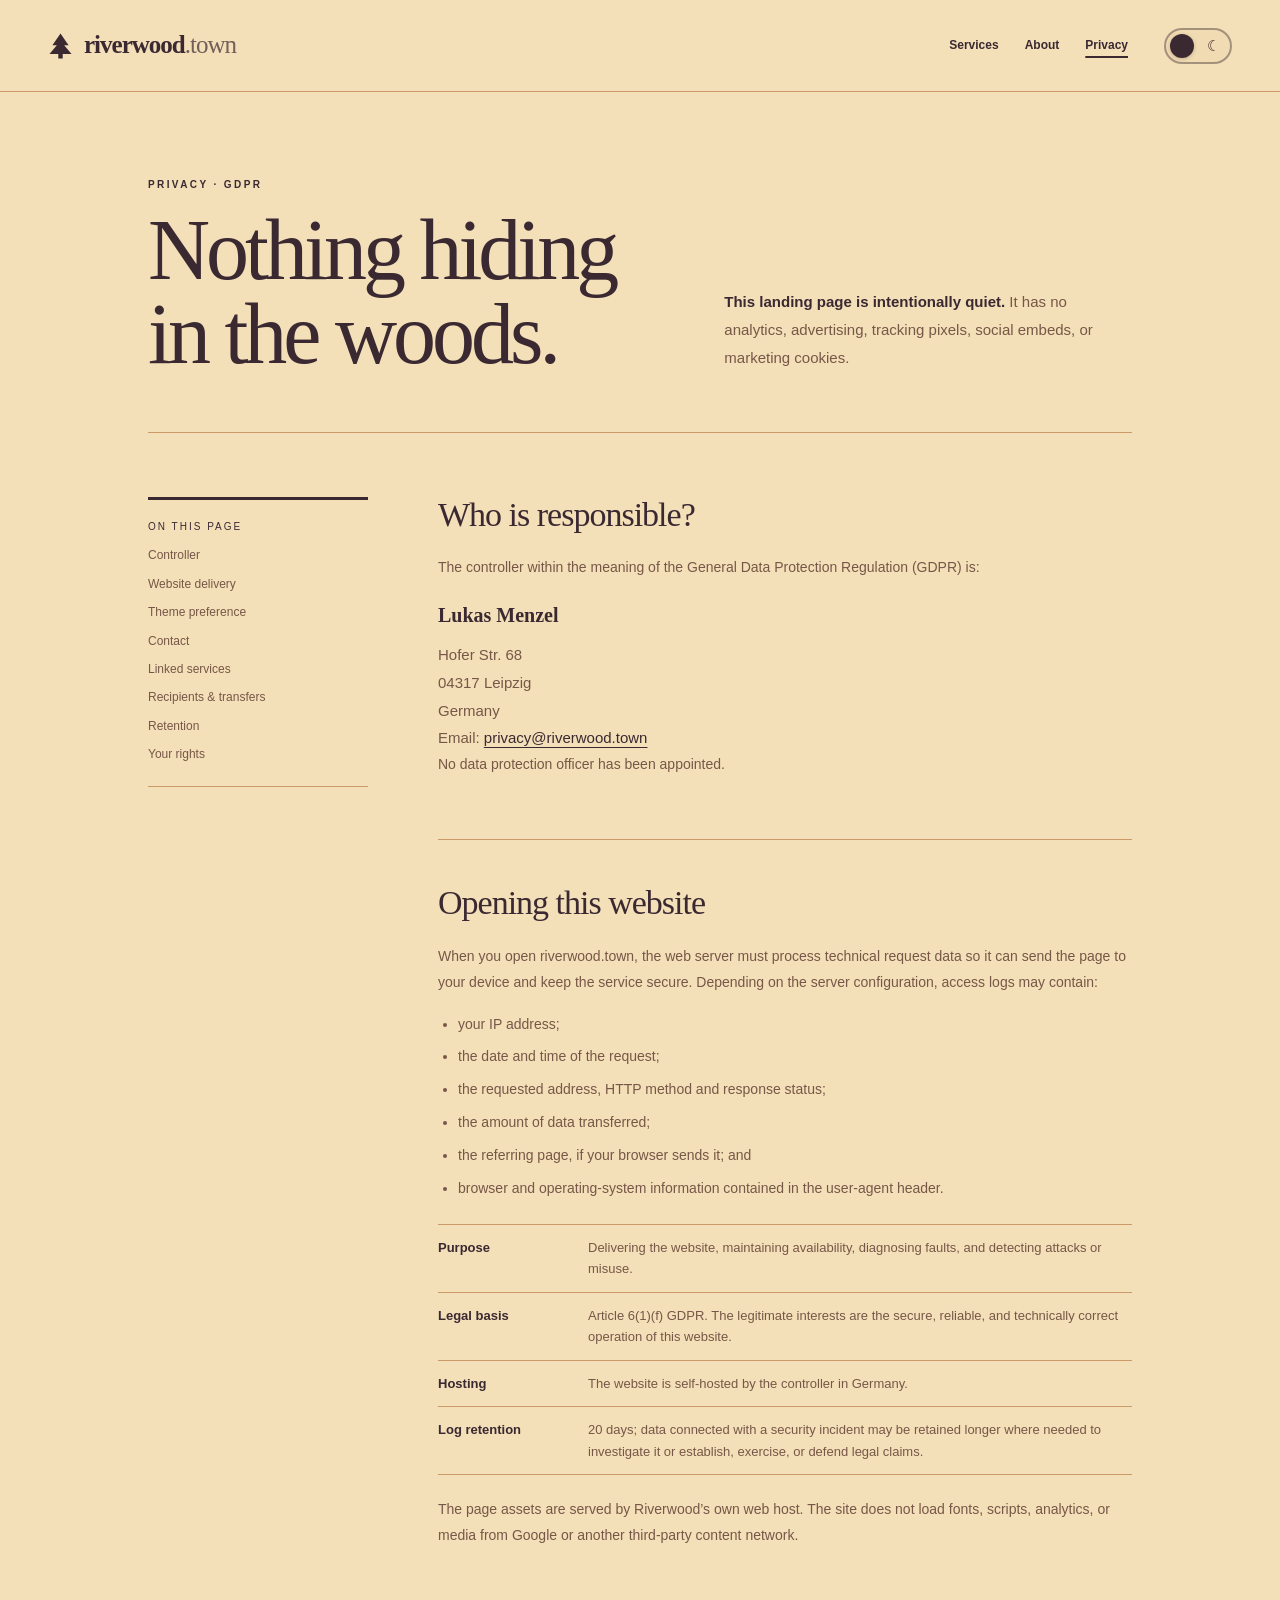
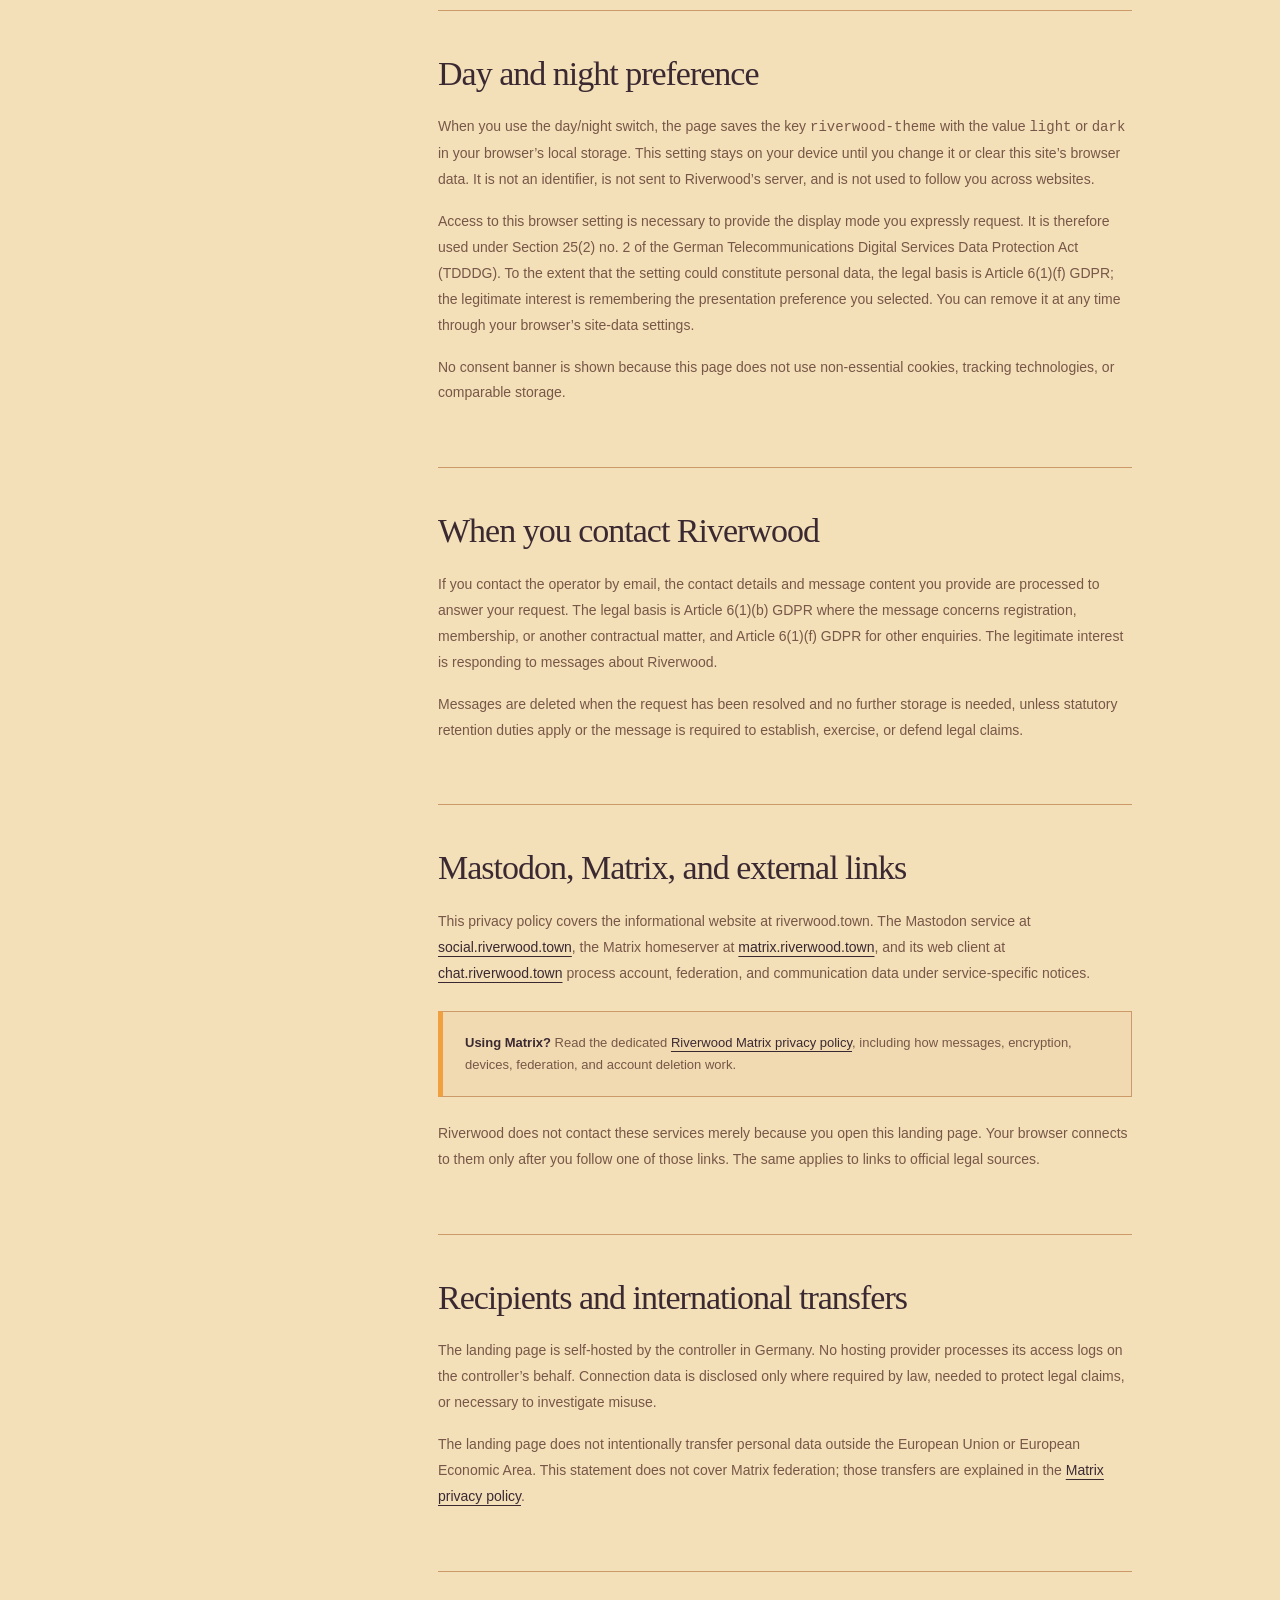
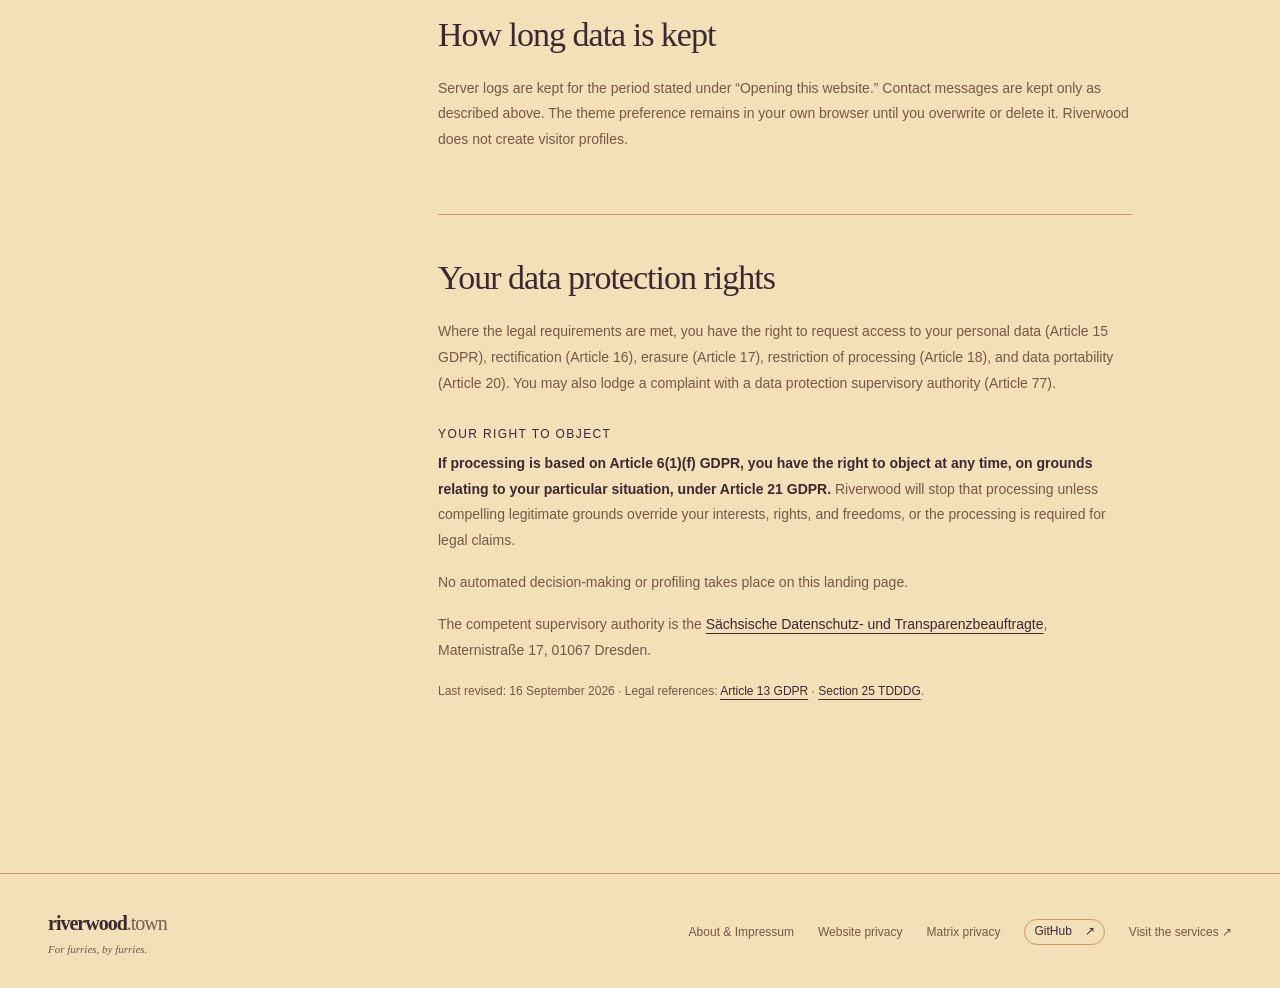
<file: privacy.html>
<!doctype html>
<html lang="en">
<head>
<meta charset="UTF-8"><meta name="viewport" content="width=device-width, initial-scale=1">
<meta name="description" content="Privacy information for the Riverwood landing page under the GDPR and German data protection law.">
<meta name="theme-color" content="#f3dfb8">
<link rel="canonical" href="https://riverwood.town/privacy.html">
<link rel="icon" href="favicon.svg" type="image/svg+xml">
<meta property="og:title" content="Privacy — Riverwood">
<meta property="og:description" content="How the Riverwood landing page handles data, browser storage, and your privacy rights.">
<meta property="og:type" content="website">
<meta property="og:url" content="https://riverwood.town/privacy.html">
<meta property="og:site_name" content="Riverwood">
<title>Privacy — Riverwood</title>
<script>try{const t=localStorage.getItem('riverwood-theme');if(t==='light'||t==='dark')document.documentElement.dataset.theme=t}catch(e){}</script>
<link rel="stylesheet" href="styles.css"><link rel="stylesheet" href="subpage.css">
</head>
<body class="subpage-body">
<a class="skip" href="#main">Skip to content</a>
<header class="subpage-header"><a class="brand" href="index.html" aria-label="Riverwood home"><svg viewBox="0 0 34 36" aria-hidden="true"><path d="M17 1 6 17h6L2 29h12v6h6v-6h12L22 17h6Z" fill="currentColor"/></svg>riverwood<span>.town</span></a><nav class="subpage-nav" aria-label="Primary"><a href="index.html#services">Services</a><a href="about.html">About</a><a href="privacy.html" aria-current="page">Privacy</a></nav><button class="theme-toggle" type="button" role="switch" aria-checked="false" aria-label="Switch to night mode" title="Switch to night mode"><span class="toggle-thumb" aria-hidden="true"></span></button></header>
<main class="page-main" id="main">
<header class="page-intro"><div><div class="eyebrow">PRIVACY · GDPR</div><h1>Nothing hiding<br>in the woods.</h1></div><p class="page-intro-copy"><strong>This landing page is intentionally quiet.</strong> It has no analytics, advertising, tracking pixels, social embeds, or marketing cookies.</p></header>
<div class="content-grid">
<aside class="page-toc"><h2>On this page</h2><nav aria-label="On this page"><a href="#controller">Controller</a><a href="#website">Website delivery</a><a href="#theme">Theme preference</a><a href="#contact">Contact</a><a href="#services">Linked services</a><a href="#recipients">Recipients &amp; transfers</a><a href="#retention">Retention</a><a href="#rights">Your rights</a></nav></aside>
<div class="prose">
<section id="controller"><h2>Who is responsible?</h2><p>The controller within the meaning of the General Data Protection Regulation (GDPR) is:</p><address class="legal-address"><strong>Lukas Menzel</strong>Hofer Str. 68<br>04317 Leipzig<br>Germany<br>Email: <a href="mailto:privacy@riverwood.town">privacy@riverwood.town</a></address><p>No data protection officer has been appointed.</p></section>
<section id="website"><h2>Opening this website</h2><p>When you open riverwood.town, the web server must process technical request data so it can send the page to your device and keep the service secure. Depending on the server configuration, access logs may contain:</p><ul><li>your IP address;</li><li>the date and time of the request;</li><li>the requested address, HTTP method and response status;</li><li>the amount of data transferred;</li><li>the referring page, if your browser sends it; and</li><li>browser and operating-system information contained in the user-agent header.</li></ul><dl class="fact-list"><dt>Purpose</dt><dd>Delivering the website, maintaining availability, diagnosing faults, and detecting attacks or misuse.</dd><dt>Legal basis</dt><dd>Article 6(1)(f) GDPR. The legitimate interests are the secure, reliable, and technically correct operation of this website.</dd><dt>Hosting</dt><dd>The website is self-hosted by the controller in Germany.</dd><dt>Log retention</dt><dd>20 days; data connected with a security incident may be retained longer where needed to investigate it or establish, exercise, or defend legal claims.</dd></dl><p>The page assets are served by Riverwood’s own web host. The site does not load fonts, scripts, analytics, or media from Google or another third-party content network.</p></section>
<section id="theme"><h2>Day and night preference</h2><p>When you use the day/night switch, the page saves the key <code>riverwood-theme</code> with the value <code>light</code> or <code>dark</code> in your browser’s local storage. This setting stays on your device until you change it or clear this site’s browser data. It is not an identifier, is not sent to Riverwood’s server, and is not used to follow you across websites.</p><p>Access to this browser setting is necessary to provide the display mode you expressly request. It is therefore used under Section 25(2) no. 2 of the German Telecommunications Digital Services Data Protection Act (TDDDG). To the extent that the setting could constitute personal data, the legal basis is Article 6(1)(f) GDPR; the legitimate interest is remembering the presentation preference you selected. You can remove it at any time through your browser’s site-data settings.</p><p>No consent banner is shown because this page does not use non-essential cookies, tracking technologies, or comparable storage.</p></section>
<section id="contact"><h2>When you contact Riverwood</h2><p>If you contact the operator by email, the contact details and message content you provide are processed to answer your request. The legal basis is Article 6(1)(b) GDPR where the message concerns registration, membership, or another contractual matter, and Article 6(1)(f) GDPR for other enquiries. The legitimate interest is responding to messages about Riverwood.</p><p>Messages are deleted when the request has been resolved and no further storage is needed, unless statutory retention duties apply or the message is required to establish, exercise, or defend legal claims.</p></section>
<section id="services"><h2>Mastodon, Matrix, and external links</h2><p>This privacy policy covers the informational website at riverwood.town. The Mastodon service at <a href="https://social.riverwood.town" rel="external">social.riverwood.town</a>, the Matrix homeserver at <a href="https://matrix.riverwood.town" rel="external">matrix.riverwood.town</a>, and its web client at <a href="https://chat.riverwood.town" rel="external">chat.riverwood.town</a> process account, federation, and communication data under service-specific notices.</p><div class="info-notice"><strong>Using Matrix?</strong> Read the dedicated <a href="matrix-privacy.html">Riverwood Matrix privacy policy</a>, including how messages, encryption, devices, federation, and account deletion work.</div><p>Riverwood does not contact these services merely because you open this landing page. Your browser connects to them only after you follow one of those links. The same applies to links to official legal sources.</p></section>
<section id="recipients"><h2>Recipients and international transfers</h2><p>The landing page is self-hosted by the controller in Germany. No hosting provider processes its access logs on the controller’s behalf. Connection data is disclosed only where required by law, needed to protect legal claims, or necessary to investigate misuse.</p><p>The landing page does not intentionally transfer personal data outside the European Union or European Economic Area. This statement does not cover Matrix federation; those transfers are explained in the <a href="matrix-privacy.html#federation">Matrix privacy policy</a>.</p></section>
<section id="retention"><h2>How long data is kept</h2><p>Server logs are kept for the period stated under “Opening this website.” Contact messages are kept only as described above. The theme preference remains in your own browser until you overwrite or delete it. Riverwood does not create visitor profiles.</p></section>
<section id="rights"><h2>Your data protection rights</h2><p>Where the legal requirements are met, you have the right to request access to your personal data (Article 15 GDPR), rectification (Article 16), erasure (Article 17), restriction of processing (Article 18), and data portability (Article 20). You may also lodge a complaint with a data protection supervisory authority (Article 77).</p><h3>Your right to object</h3><p><strong>If processing is based on Article 6(1)(f) GDPR, you have the right to object at any time, on grounds relating to your particular situation, under Article 21 GDPR.</strong> Riverwood will stop that processing unless compelling legitimate grounds override your interests, rights, and freedoms, or the processing is required for legal claims.</p><p>No automated decision-making or profiling takes place on this landing page.</p><p>The competent supervisory authority is the <a href="https://www.datenschutz.sachsen.de/beschwerde-einreichen.html" rel="external">Sächsische Datenschutz- und Transparenzbeauftragte</a>, Maternistraße 17, 01067 Dresden.</p><p class="legal-sources">Last revised: 16 September 2026 · Legal references: <a href="https://eur-lex.europa.eu/eli/reg/2016/679/art_13/oj" rel="external">Article 13 GDPR</a> · <a href="https://www.gesetze-im-internet.de/ttdsg/__25.html" rel="external">Section 25 TDDDG</a>.</p></section>
</div></div>
</main>
<footer class="subpage-footer"><div class="footer-identity"><a class="brand" href="index.html" aria-label="Riverwood home">riverwood<span>.town</span></a><p>For furries, by furries.</p></div><nav class="footer-links" aria-label="Information, legal, and project links"><a href="about.html">About &amp; Impressum</a><a href="privacy.html" aria-current="page">Website privacy</a><a href="matrix-privacy.html">Matrix privacy</a><a class="footer-github" href="https://github.com/Vibeshibe/riverwood#ai-assisted-development-disclosure" rel="external">GitHub<span aria-hidden="true">↗</span></a><a href="index.html#services">Visit the services ↗</a></nav></footer>
<script src="script.js"></script>
</body></html>
</file>
<file: styles.css>
:root{color-scheme:light;--paper:#f3dfb8;--ink:#3b2932;--muted:#775747;--line:#cc9a68;--accent:#8b2839;--sky-top:#d96849;--sky-bottom:#eda45a;--cloud:#f7c174;--ridge:#70445c;--ridge-light:#925066;--town-ground:#a6423e;--building-one:#944043;--building-two:#c76d46;--building-three:#a85143;--brick-line:#71353d55;--roof:#3f2c3c;--sign:#efd49e;--sign-ink:#563643;--trim:#493340;--door:#342936;--wire:#392d3b;--street:#583040;--curb:#d98253;--foreground:#3a2838;--window:#ffd26f;--leaf:#f0a03f;--star:#f4e0b1;--card:#efd8ad;--card-two:#e8c996;--sky-ink:#3b2932}
:root[data-theme=dark]{color-scheme:dark;--paper:#0d1b2e;--ink:#f0e6d2;--muted:#aab9b5;--line:#354d56;--accent:#8fe3e0;--sky-top:#05070c;--sky-bottom:#0d1b2e;--cloud:#315163;--ridge:#142c3d;--ridge-light:#284658;--town-ground:#6b1f2a;--building-one:#652a35;--building-two:#4a3540;--building-three:#73313a;--brick-line:#33131f88;--roof:#170f1b;--sign:#d6c294;--sign-ink:#302638;--trim:#182631;--door:#101820;--wire:#101820;--street:#3d1017;--curb:#7e3940;--foreground:#210b12;--window:#ffd076;--leaf:#c95b45;--star:#8fe3e0;--card:#172c3b;--card-two:#1b303c;--sky-ink:#f0e6d2}
@media(prefers-color-scheme:dark){:root:not([data-theme=light]){color-scheme:dark;--paper:#0d1b2e;--ink:#f0e6d2;--muted:#aab9b5;--line:#354d56;--accent:#8fe3e0;--sky-top:#05070c;--sky-bottom:#0d1b2e;--cloud:#315163;--ridge:#142c3d;--ridge-light:#284658;--town-ground:#6b1f2a;--building-one:#652a35;--building-two:#4a3540;--building-three:#73313a;--brick-line:#33131f88;--roof:#170f1b;--sign:#d6c294;--sign-ink:#302638;--trim:#182631;--door:#101820;--wire:#101820;--street:#3d1017;--curb:#7e3940;--foreground:#210b12;--window:#ffd076;--leaf:#c95b45;--star:#8fe3e0;--card:#172c3b;--card-two:#1b303c;--sky-ink:#f0e6d2}}
:root{--sky-glow:#ffe59c;--far-building:#8d3c3d;--far-building-two:#b77459;--siding-line:#74463f44;--window-frame:#d8bea4;--window-cyan:#70c8cd;--window-cross:#3e7884;--fence:#63352f;--tree:#4a2429;--foreground-accent:#782e35}
:root[data-theme=dark]{--sky-glow:#214257;--far-building:#121d2d;--far-building-two:#263343;--siding-line:#10182366;--window-frame:#f0d69d;--window-cyan:#ffd076;--window-cross:#7d593d;--fence:#35151d;--tree:#100a12;--foreground-accent:#541924}
@media(prefers-color-scheme:dark){:root:not([data-theme=light]){--sky-glow:#214257;--far-building:#121d2d;--far-building-two:#263343;--siding-line:#10182366;--window-frame:#f0d69d;--window-cyan:#ffd076;--window-cross:#7d593d;--fence:#35151d;--tree:#100a12;--foreground-accent:#541924}}
*{box-sizing:border-box}html{scroll-behavior:smooth;scroll-padding-top:30px}body{margin:0;background:var(--paper);color:var(--ink);font-family:'DM Sans',sans-serif;font-size:15px;line-height:1.7}a{color:inherit;text-decoration:none}button{font:inherit}a,button{-webkit-tap-highlight-color:transparent}a:focus-visible,button:focus-visible{outline:3px solid var(--accent);outline-offset:6px}.skip{position:fixed;top:-100px;left:20px;padding:10px;background:var(--paper);z-index:20}.skip:focus{top:10px}.site-header{height:94px;max-width:1320px;margin:auto;padding:0 48px;display:flex;align-items:center;gap:36px}.brand{display:flex;align-items:center;font-family:'Fraunces',Georgia,serif;font-weight:700;font-size:25px;letter-spacing:-1px}.brand svg{width:25px;height:30px;margin-right:11px}.brand span{font-weight:500;opacity:.7}nav{margin-left:auto;display:flex;gap:34px;font-size:13px;font-weight:500}nav a:hover,footer>a:last-child:hover{text-decoration:underline;text-underline-offset:6px}nav span{margin-left:8px}.theme-toggle{background:transparent;color:var(--ink);border:1px solid var(--line);width:37px;height:37px;border-radius:50%;cursor:pointer;display:grid;place-items:center;font-size:23px}.hero{position:relative;height:750px;background:var(--sky-top);overflow:hidden}.hero-copy{position:relative;z-index:2;text-align:center;padding:53px 20px 0;color:var(--sky-ink)}.eyebrow{font-size:10px;letter-spacing:2.4px;font-weight:700;display:flex;align-items:center;gap:9px}.hero .eyebrow{justify-content:center}.eyebrow>span{width:6px;height:6px;background:var(--leaf);border-radius:50%}h1,h2,h3{font-family:'Fraunces',Georgia,serif;font-weight:500;line-height:1.08;margin:0}h1{font-size:clamp(48px,5.1vw,73px);letter-spacing:-3px;margin:22px 0 20px}h1 em{font-weight:500;color:var(--accent);text-shadow:0 0 24px color-mix(in srgb,var(--accent) 24%,transparent)}.hero-copy>p{font-size:14px;line-height:1.8;margin:0 0 25px}.button{display:inline-flex;align-items:center;justify-content:center;gap:27px;padding:12px 23px;font-size:12px;font-weight:600;border-radius:3px;background:var(--ink);color:var(--paper);box-shadow:0 3px 0 color-mix(in srgb,var(--ink) 70%,black);transition:transform .2s,filter .2s}.button:hover{filter:brightness(1.2);transform:translateY(-2px)}.landscape{position:absolute;inset:0;pointer-events:none}.landscape svg{width:100%;height:100%;display:block}.scene-caption{position:absolute;bottom:0;left:0;right:0;height:42px;display:flex;justify-content:space-between;align-items:center;padding:0 48px;background:var(--foreground);color:var(--window);font-size:8px;letter-spacing:1.5px}.scene-caption a{font-size:10px;letter-spacing:.4px}.section{max-width:1200px;margin:0 auto;padding:70px 48px}.section-heading{display:flex;justify-content:space-between;align-items:flex-end;margin-bottom:32px}.section-heading h2{font-size:43px;letter-spacing:-1.5px;margin-top:14px}.section-heading>p{font-size:12px;line-height:1.9;color:var(--muted);margin:0 0 3px}.account-callout{display:grid;grid-template-columns:38px minmax(0,1fr);align-items:center;gap:13px;width:min(100%,390px);margin:0 0 3px;padding:14px 18px 15px 14px;background:var(--accent);color:var(--paper);border:1px solid color-mix(in srgb,var(--paper) 28%,transparent);border-radius:4px;box-shadow:5px 5px 0 color-mix(in srgb,var(--accent) 30%,var(--line));transform:rotate(.35deg)}.account-callout-key{display:grid;place-items:center;width:38px;height:38px;border:1px solid currentColor;border-radius:50%;font-family:'Fraunces',Georgia,serif;font-size:23px;line-height:1}.account-callout p{display:flex;flex-direction:column;gap:2px;margin:0;font-size:11px;line-height:1.45}.account-callout-label{font-size:8px;font-weight:700;letter-spacing:1.4px;opacity:.78}.account-callout strong{font-family:'Fraunces',Georgia,serif;font-size:15px;line-height:1.25;font-weight:600}.account-callout p>span:last-child{opacity:.86}.service-grid{display:grid;grid-template-columns:1fr 1fr;gap:22px}.service-card{padding:27px 30px 22px;background:var(--card);border:1px solid var(--line);border-radius:5px;transition:transform .2s,box-shadow .2s}.service-card:hover{transform:translateY(-4px) rotate(-.3deg);box-shadow:0 7px 0 #73836322}.matrix{background:var(--card-two)}.card-top{display:flex;align-items:center;gap:14px}.service-icon{font-family:Arial,sans-serif;font-size:29px;line-height:1;font-weight:900;letter-spacing:-3px;width:36px;height:36px;display:grid;place-items:center;background:var(--ink);color:var(--card);border-radius:8px 8px 8px 2px;padding-right:3px}.matrix-icon{background:none;color:var(--ink);font-family:monospace;font-size:25px;letter-spacing:-3px}.card-label{font-size:9px;letter-spacing:1.8px;font-weight:600}.card-arrow{margin-left:auto;font-size:24px}.service-card h3{font-size:32px;margin-top:22px;letter-spacing:-1px}.service-card p{font-size:12px;line-height:1.9;color:var(--muted);max-width:370px;margin:15px 0 25px}.card-bottom{border-top:1px solid var(--line);padding-top:18px;display:flex;justify-content:space-between;align-items:center;gap:8px;font-size:11px;font-weight:700}.card-bottom>span:last-child{font-size:9px;font-weight:400;color:var(--muted)}.account-note{display:flex;justify-content:center;align-items:center;flex-wrap:wrap;gap:5px;font-size:11px;color:var(--muted);padding-top:25px}.account-note>span:first-child{font-size:23px;margin-right:5px}.account-note a{text-decoration:underline;text-underline-offset:3px;color:var(--ink);font-weight:700}.about{display:grid;grid-template-columns:1fr 1fr;gap:70px;border-top:1px solid var(--line);padding-top:57px;padding-bottom:70px}.about h2{font-size:48px;letter-spacing:-1.7px;margin:22px 0}.handwritten{font-family:'Fraunces',Georgia,serif;font-style:italic;font-size:15px;color:var(--muted);display:block;transform:rotate(-3deg)}.about-copy{font-size:13px;color:var(--muted);padding-top:5px}.about-copy p{margin:0 0 17px}.about-copy .lead{font-family:'Fraunces',Georgia,serif;font-size:21px;color:var(--ink)}.values{display:flex;gap:20px;font-size:9px;color:var(--ink);padding-top:10px}.closing{border-top:1px solid var(--line);border-bottom:1px solid var(--line);text-align:center;font-family:'Fraunces',Georgia,serif;font-style:italic;padding:25px;font-size:20px}.closing span{font-size:12px;margin:0 20px;color:var(--muted)}footer{max-width:1320px;margin:auto;display:flex;align-items:center;justify-content:space-between;padding:32px 48px;font-size:10px;color:var(--muted)}footer .brand{font-size:20px;color:var(--ink)}.celestial{fill:#f6cf70}.stars{opacity:0}.night .stars{opacity:.9}.night .celestial{fill:#d8f2ed}.window-glow{fill:var(--window);opacity:.12}.clouds{opacity:.42;animation:drift 42s ease-in-out infinite alternate}.falling-leaves{animation:fall 12s ease-in-out infinite alternate}.stars{animation:twinkle 5s ease-in-out infinite alternate}svg path,svg circle,svg rect{transition:fill 1s}body,.hero{transition:background-color .8s,color .8s}@keyframes drift{to{transform:translateX(32px)}}@keyframes fall{to{transform:translate(22px,32px) rotate(10deg)}}@keyframes twinkle{to{filter:brightness(.65)}}
@media(min-width:1600px){.hero{height:820px}.hero-copy{padding-top:70px}}
@media(max-width:800px){.site-header{padding:0 25px;height:78px;gap:22px}nav{gap:20px}.hero{height:720px}.hero-copy{padding-top:48px}.landscape svg{width:125%;max-width:none;margin-left:-12.5%}.scene-caption{padding:0 25px}.time-caption{display:none}.section{padding:48px 25px}.section-heading{gap:24px}.section-heading>p br{display:none}.section-heading>p{max-width:240px}.service-card{padding:22px}.card-bottom{align-items:flex-start;flex-direction:column}.about{gap:35px}.about h2{font-size:40px}.values{flex-wrap:wrap;gap:12px}footer{padding:30px 25px}footer p{display:none}}
@media(max-width:540px){.site-header{gap:17px;padding:0 20px}.brand{font-size:22px}.brand svg{width:20px;margin-right:7px}.site-header nav a:first-child{display:none}.site-header nav a{font-size:11px}.theme-toggle{flex-shrink:0;width:32px;height:32px}.hero{height:700px}.hero-copy{padding-top:38px}h1{font-size:51px;letter-spacing:-2.5px}.hero-copy>p{font-size:12px}.hero-copy>p br{display:none}.hero-copy>p{max-width:300px;margin:0 auto 24px}.eyebrow{font-size:8px;letter-spacing:1.6px}.landscape svg{width:185%;margin-left:-42.5%}.scene-caption{padding:0 20px}.scene-caption>span{font-size:6px;letter-spacing:.7px}.scene-caption a{font-size:9px}.section-heading{display:block}.section-heading>p{margin-top:20px;max-width:100%}.service-grid{grid-template-columns:1fr;gap:16px}.section-heading h2{font-size:39px}.card-bottom{flex-direction:row}.account-note{line-height:1.7}.about{grid-template-columns:1fr;gap:30px}.about h2{font-size:44px}.closing{font-size:17px;padding:25px 10px}.closing span{margin:0 8px}footer{gap:15px}footer>a:last-child{font-size:9px}footer .brand{font-size:18px}}
@media(prefers-reduced-motion:reduce){html{scroll-behavior:auto}*,*::before,*::after{animation:none!important;transition:none!important}}

@media(max-width:540px){nav a{white-space:nowrap;font-size:10px}.site-header{gap:12px}.hero{height:650px}.landscape svg{position:absolute;bottom:41px;width:100%;height:auto;margin:0}.hero-copy{padding-top:32px}}

/* The cover carries only the mark and the theme control; there is no site header. */
.hero-bar{position:absolute;z-index:5;top:0;left:0;right:0;height:92px;padding:22px 48px;display:flex;align-items:center;justify-content:space-between;color:var(--sky-ink);pointer-events:none}.hero-bar>a,.hero-bar>button{pointer-events:auto}.hero-copy{padding-top:112px}
.theme-toggle{position:relative;display:block;width:68px;height:36px;flex:0 0 68px;padding:0;border:2px solid color-mix(in srgb,var(--sky-ink) 45%,transparent);border-radius:999px;background:color-mix(in srgb,var(--paper) 28%,transparent);color:var(--sky-ink);cursor:pointer;box-shadow:none;transition:background .35s,border-color .35s}.theme-toggle::before,.theme-toggle::after{position:absolute;top:50%;z-index:1;transform:translateY(-52%);font-size:15px;line-height:1}.theme-toggle::before{content:'☼';left:9px}.theme-toggle::after{content:'☾';right:10px}.toggle-thumb{position:absolute;z-index:2;top:4px;left:4px;width:24px;height:24px;border-radius:50%;background:var(--sky-ink);box-shadow:0 1px 4px #0003;transition:transform .35s cubic-bezier(.2,.8,.2,1),background .35s}.night .toggle-thumb{transform:translateX(32px)}
.night .rear-town-layer use[href="#square-window"],.night .street-layer use[href="#square-window"],.night .street-layer use[href="#arch-window"]{filter:drop-shadow(0 0 9px #ffd07688)}.lamp-bulb{fill:var(--trim);opacity:.65}.lamp-glow,.lamp-cone{opacity:0;transition:opacity .8s}.night .lamp-bulb{fill:var(--window);opacity:1;filter:drop-shadow(0 0 5px #ffd076)}.night .lamp-glow{opacity:.36;filter:blur(5px)}.night .lamp-cone{opacity:.82}.tower-beacon{fill:var(--roof);opacity:.65}.night .tower-beacon{fill:#ff4b3e;animation:tower-pulse 2.8s ease-in-out infinite}@keyframes tower-pulse{0%,100%{opacity:.22;filter:drop-shadow(0 0 1px #ff4b3e)}50%{opacity:1;filter:drop-shadow(0 0 9px #ff4b3e)}}
.falling-leaves{animation:none}.fall-leaf{--drift:40px;transform-box:fill-box;transform-origin:center;opacity:0;animation:leaf-fall 9s linear infinite}.leaf-one{--drift:46px;animation-duration:8.4s;animation-delay:-1.2s}.leaf-two{--drift:-35px;animation-duration:10.2s;animation-delay:-6.6s}.leaf-three{--drift:58px;animation-duration:9.5s;animation-delay:-3.8s}.leaf-four{--drift:-48px;animation-duration:11s;animation-delay:-8.2s}.leaf-five{--drift:34px;animation-duration:8.9s;animation-delay:-5.1s}.leaf-six{--drift:-28px;animation-duration:10.6s;animation-delay:-2.5s}@keyframes leaf-fall{0%{opacity:0;transform:translate(0,-85px) rotate(0)}10%{opacity:.9}35%{transform:translate(-16px,40px) rotate(105deg)}68%{opacity:.85;transform:translate(12px,175px) rotate(235deg)}100%{opacity:0;transform:translate(var(--drift),330px) rotate(390deg)}}
@media(min-width:1600px){.hero-copy{padding-top:125px}}
@media(max-width:800px){.hero-bar{height:78px;padding:16px 25px}.hero-copy{padding-top:100px}}
@media(max-width:540px){.hero-bar{padding:15px 20px}.hero-bar .brand{font-size:22px}.theme-toggle{width:62px;height:34px;flex-basis:62px}.toggle-thumb{width:22px;height:22px}.night .toggle-thumb{transform:translateX(28px)}.hero-copy{padding-top:94px}}
@media(prefers-reduced-motion:reduce){.fall-leaf{display:none}}

:root{--hero-haze:#eda45a;--tree-canopy:#8b553f}:root[data-theme=dark]{--hero-haze:#102638;--tree-canopy:#385163}@media(prefers-color-scheme:dark){:root:not([data-theme=light]){--hero-haze:#102638;--tree-canopy:#385163}}
.tree-canopy{opacity:.16}.night .tree-canopy{opacity:.1}.hero-copy{isolation:isolate}.hero-copy::before{content:'';position:absolute;z-index:0;top:58px;left:50%;width:min(760px,86vw);height:350px;transform:translateX(-50%);border-radius:50%;background:var(--hero-haze);opacity:.62;filter:blur(82px);pointer-events:none}.hero-copy>*{position:relative;z-index:1}.hero-copy>p{text-shadow:0 1px 8px color-mix(in srgb,var(--hero-haze) 85%,transparent)}.hero-copy>.button{display:none}
@media(max-width:640px){.hero-copy>.button{display:inline-flex}.hero-copy::before{top:62px;height:430px;width:98vw}}

@media(max-width:640px){.hero{height:760px}.hero-bar{height:76px;padding:15px 20px}.hero-copy{padding:96px 18px 0}.hero-copy::before{top:48px;width:180vw;height:500px;background:radial-gradient(ellipse at center,color-mix(in srgb,var(--hero-haze) 74%,transparent) 0 48%,color-mix(in srgb,var(--hero-haze) 36%,transparent) 68%,transparent 88%)}h1{font-size:clamp(44px,11vw,54px);line-height:1.04;letter-spacing:-2.3px;margin:22px 0 25px}.hero-copy>p{max-width:360px;margin:0 auto 24px;padding:0 8px;font-size:12px;line-height:1.85}.landscape{position:absolute;inset:auto 0 41px;height:315px;overflow:hidden}.landscape svg{position:absolute;bottom:0;left:50%;width:140%;max-width:none;height:auto;margin:0;transform:translateX(-50%)}.scene-caption{padding:0 20px}}

@media(max-width:640px){.hero{height:760px;background:radial-gradient(ellipse 82% 45% at 50% 29%,var(--sky-glow) 0%,color-mix(in srgb,var(--sky-bottom) 55%,transparent) 62%,transparent 100%),linear-gradient(to bottom,var(--sky-top),var(--sky-bottom))}.sky-base,.sky-light{display:none}.hero-copy::before{display:none}.hero-copy>p{text-shadow:none}.landscape{inset:auto 0 41px;height:370px;overflow:visible}.landscape svg{bottom:0;width:120%}}
@media(max-width:480px){.landscape svg{width:140%}}
.stars{animation:none;transition:opacity .8s}.night .stars{opacity:.95}.star{transform-box:fill-box;transform-origin:center;animation:star-sparkle 3.6s ease-in-out infinite}.star:nth-child(2n){animation-delay:-1.1s;animation-duration:4.4s}.star:nth-child(3n){animation-delay:-2.5s;animation-duration:3s}@keyframes star-sparkle{0%,100%{opacity:.22;transform:scale(.72)}50%{opacity:1;transform:scale(1.22)}}
@media(min-width:1600px){.hero{height:clamp(820px,46vw,1200px)}}
@media(prefers-reduced-motion:reduce){.star{animation:none!important}}
.scene-caption{height:46px;font-size:10px;letter-spacing:1.2px}.scene-caption a{font-size:11px}footer{font-size:12px}
@media(max-width:540px){.scene-caption>span{font-size:7.5px;letter-spacing:.8px}.scene-caption a{font-size:10px}footer>a:last-child{font-size:11px}}
:root{--tower:#59404b}:root[data-theme=dark]{--tower:#315363}@media(prefers-color-scheme:dark){:root:not([data-theme=light]){--tower:#315363}}
.values{font-size:12px;font-weight:500;gap:24px}
@media(max-width:800px){.landscape{position:absolute;inset:auto 0 45px;height:370px;overflow:visible}.landscape svg{position:absolute;bottom:0;left:50%;width:120%;max-width:none;height:auto;margin:0;transform:translateX(-50%)}}
@media(max-width:480px){.landscape svg{width:140%}}

/* Footer navigation is shared by the landing page and the information pages. */
.footer-links{margin-left:auto;display:flex;align-items:center;gap:24px;font-size:12px;font-weight:500}
.footer-links a:hover{text-decoration:underline;text-underline-offset:6px}
.footer-identity{display:flex;flex-direction:column;align-items:flex-start;gap:2px;flex-shrink:0}.footer-identity p{display:block;margin:0;font-family:'Fraunces',Georgia,serif;font-size:11px;font-style:italic;line-height:1.4;color:var(--muted)}
.footer-links .footer-github{display:inline-flex;align-items:center;gap:5px;padding:4px 9px;border:1px solid var(--line);border-radius:999px;color:var(--ink);line-height:1.3;transition:background-color .2s,border-color .2s}.footer-links .footer-github:hover{background:var(--card);border-color:var(--muted);text-decoration:none}
@media(max-width:700px){footer{align-items:flex-start;flex-wrap:wrap}.footer-links{width:100%;margin-left:0;justify-content:flex-start;flex-wrap:wrap;gap:12px 20px}}
@media(max-width:800px){.account-callout{max-width:360px}}
@media(max-width:540px){.account-callout{width:100%;max-width:none;margin:24px 0 0;transform:none}.account-callout strong{font-size:16px}.account-note{font-size:11px;text-align:center}}
</file>
<file: subpage.css>
.subpage-body{min-height:100vh;background:var(--paper)}
.subpage-header{position:relative;z-index:2;max-width:1320px;height:92px;margin:0 auto;padding:22px 48px;display:flex;align-items:center;gap:36px;border-bottom:1px solid var(--line)}
.subpage-header .brand{margin-right:auto}
.subpage-nav{margin-left:0;display:flex;align-items:center;gap:26px;font-size:12px;font-weight:600}
.subpage-nav a[aria-current=page]{text-decoration:underline;text-decoration-thickness:2px;text-underline-offset:7px}
.subpage-header .theme-toggle{color:var(--ink);border-color:color-mix(in srgb,var(--ink) 42%,transparent);background:color-mix(in srgb,var(--card) 55%,transparent)}
.subpage-header .toggle-thumb{background:var(--ink)}
.page-main{max-width:1080px;margin:0 auto;padding:84px 48px 110px}
.page-intro{display:grid;grid-template-columns:minmax(0,1.1fr) minmax(260px,.9fr);gap:78px;align-items:end;padding-bottom:55px;border-bottom:1px solid var(--line)}
.page-intro h1{max-width:700px;margin:15px 0 0;font-size:clamp(52px,7vw,86px);line-height:.98;letter-spacing:-4px}
.page-intro-copy{max-width:440px;margin:0 0 5px;color:var(--muted);font-size:15px;line-height:1.85}
.page-intro-copy strong{color:var(--ink)}
.content-grid{display:grid;grid-template-columns:220px minmax(0,1fr);gap:70px;padding-top:64px}
.page-toc{align-self:start;position:sticky;top:30px;padding:22px 0;border-top:3px solid var(--ink);border-bottom:1px solid var(--line)}
.page-toc h2{font-family:inherit;font-size:10px;letter-spacing:2px;text-transform:uppercase;margin-bottom:13px}
.page-toc nav{margin:0;display:grid;gap:8px;font-size:12px}
.page-toc a{color:var(--muted)}
.page-toc a:hover{color:var(--ink);text-decoration:underline;text-underline-offset:4px}
.prose{min-width:0}
.prose section{scroll-margin-top:30px;padding:0 0 45px;margin:0 0 45px;border-bottom:1px solid var(--line)}
.prose section:last-child{margin-bottom:0;border-bottom:0}
.prose h2{font-size:34px;letter-spacing:-1px;margin:0 0 22px}
.prose h3{font-family:inherit;font-size:12px;line-height:1.5;letter-spacing:1.4px;text-transform:uppercase;margin:28px 0 8px}
.prose p,.prose li{color:var(--muted);font-size:14px;line-height:1.85}
.prose p{margin:0 0 16px}
.prose ul{margin:12px 0 18px;padding-left:20px}
.prose li+li{margin-top:7px}
.prose a{text-decoration:underline;text-decoration-thickness:1px;text-underline-offset:4px;color:var(--ink)}
.prose strong{color:var(--ink)}
.legal-address{font-style:normal;color:var(--muted);line-height:1.85}
.legal-address strong{display:block;color:var(--ink);font-family:'Fraunces',Georgia,serif;font-size:20px;margin-bottom:7px}
.info-notice{margin:24px 0;padding:20px 22px;border:1px solid var(--line);border-left:5px solid var(--leaf);background:color-mix(in srgb,var(--card) 58%,transparent);color:var(--muted);font-size:13px;line-height:1.7}
.info-notice strong{color:var(--ink)}
.fact-list{display:grid;grid-template-columns:150px minmax(0,1fr);margin:22px 0;border-top:1px solid var(--line)}
.fact-list dt,.fact-list dd{margin:0;padding:12px 0;border-bottom:1px solid var(--line);font-size:13px;line-height:1.65}
.fact-list dt{font-weight:700;color:var(--ink)}
.fact-list dd{color:var(--muted)}
.legal-sources{font-size:12px!important}
.subpage-footer{border-top:1px solid var(--line)}
@media(max-width:800px){.subpage-header{height:78px;padding:16px 25px}.page-main{padding:60px 25px 80px}.page-intro{gap:38px}.content-grid{grid-template-columns:180px minmax(0,1fr);gap:42px}}
@media(max-width:640px){.subpage-header{padding:14px 20px;gap:15px}.subpage-header .brand{font-size:20px}.subpage-header .brand svg{width:19px;margin-right:7px}.subpage-nav{gap:13px;font-size:10px}.subpage-nav a:first-child{display:none}.page-main{padding:48px 20px 70px}.page-intro{grid-template-columns:1fr;gap:28px;padding-bottom:38px}.page-intro h1{font-size:clamp(48px,16vw,68px);letter-spacing:-3px}.page-intro-copy{font-size:14px}.content-grid{display:block;padding-top:0}.page-toc{position:static;margin-bottom:45px}.page-toc nav{grid-template-columns:1fr 1fr}.prose h2{font-size:30px}.fact-list{grid-template-columns:1fr}.fact-list dt{padding-bottom:2px;border-bottom:0}.fact-list dd{padding-top:0}.subpage-footer{padding:28px 20px}}
@media(max-width:430px){.subpage-nav a{display:none}.page-toc nav{grid-template-columns:1fr}}
</file>
